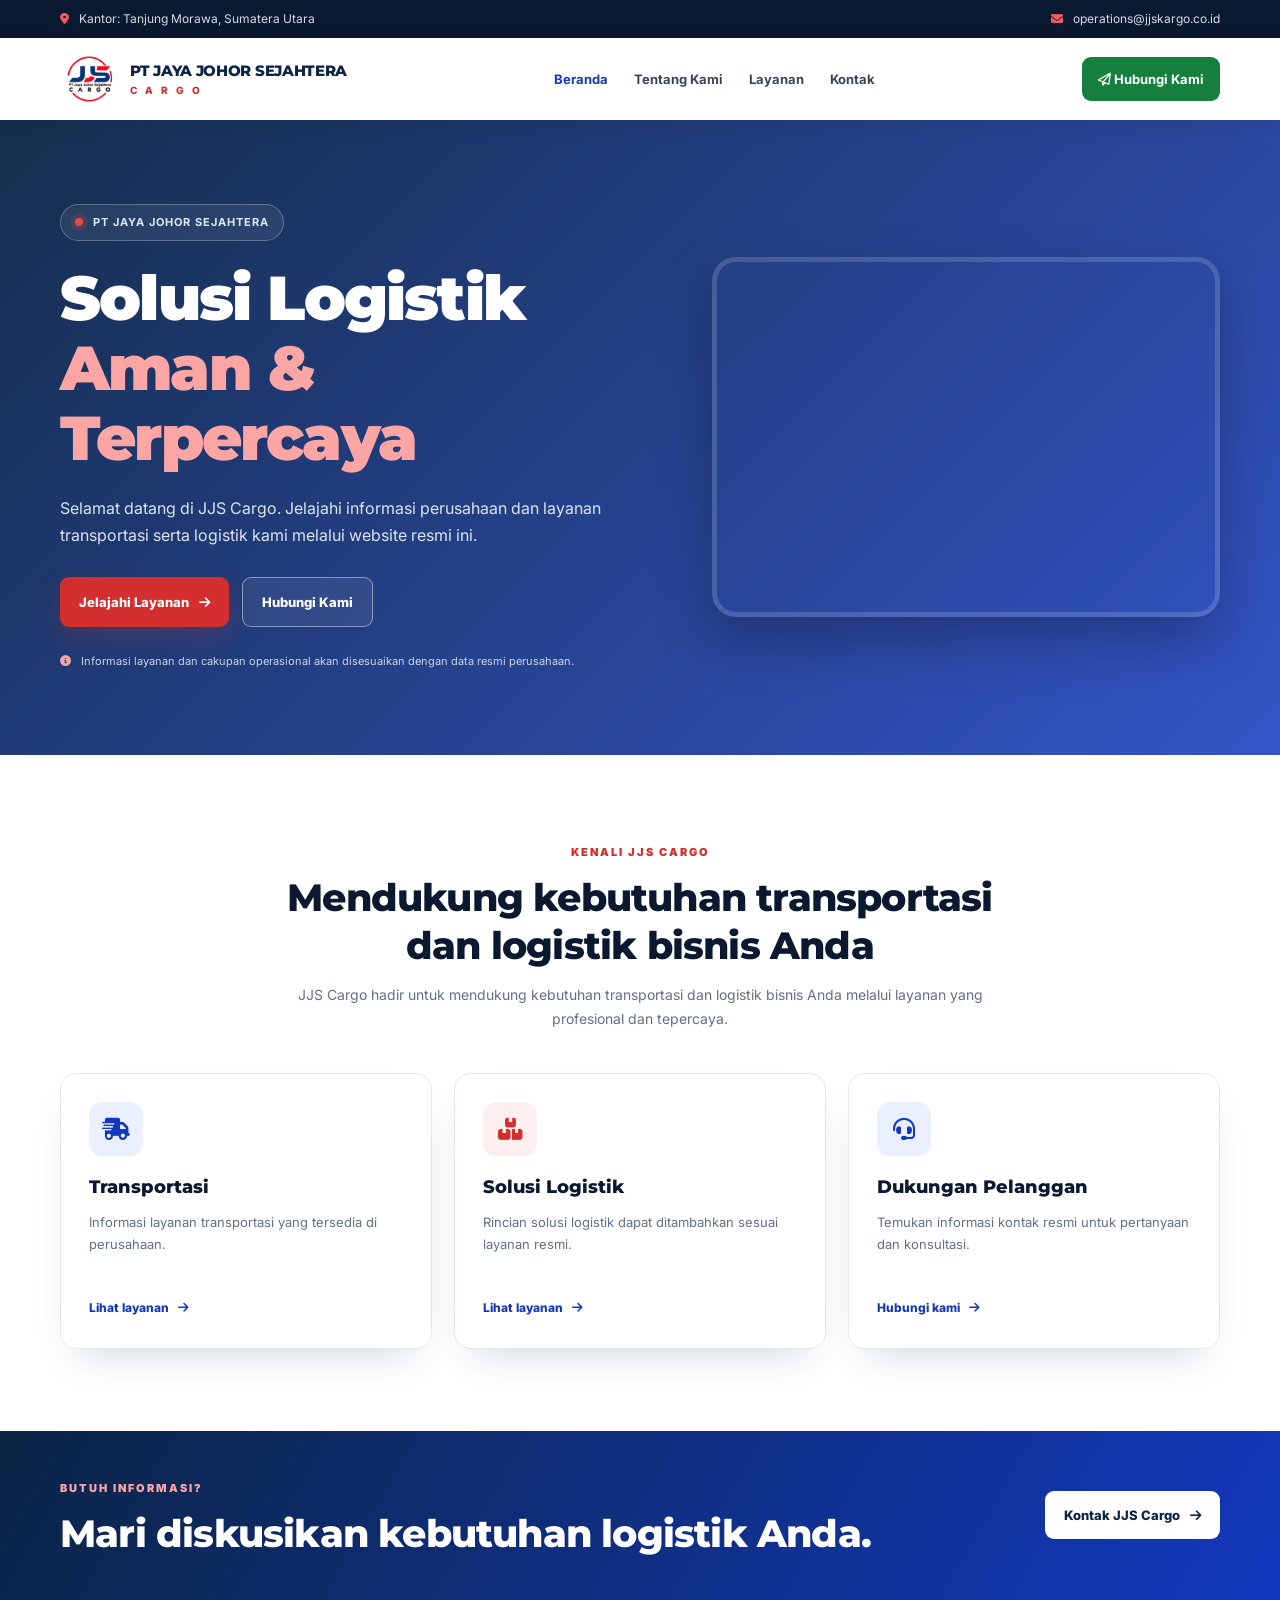
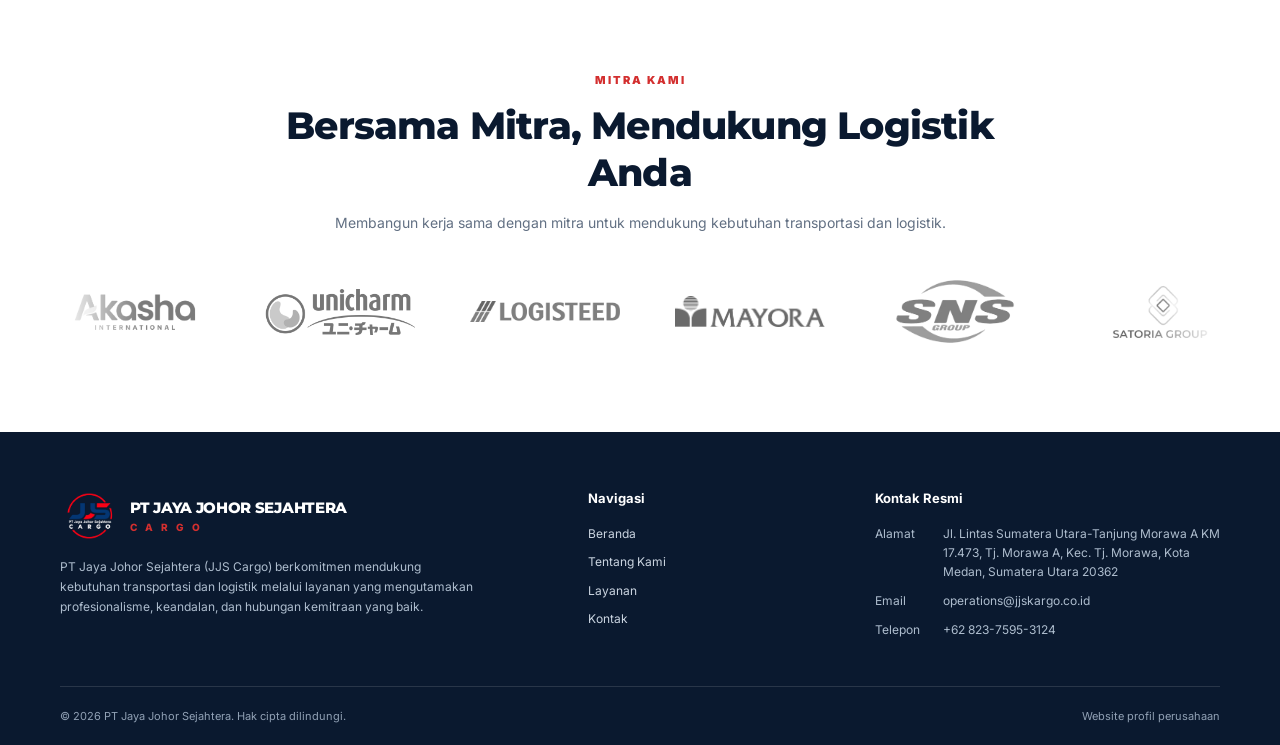
<file: index.html>
<!-- untuk domain kita gunakan jjskargo.co.id -->

<!DOCTYPE html>
<html lang="id">
<head>
  <meta charset="UTF-8">
  <meta name="viewport" content="width=device-width, initial-scale=1.0">

  <meta
    name="description"
    content="Informasi resmi PT Jaya Johor Sejahtera (JJS Cargo)."
  >

  <title>JJS Cargo | Beranda</title>

  <link rel="icon" type="image/png" href="assets/favicon2.png">

  <!-- Google Fonts -->
  <link rel="preconnect" href="https://fonts.googleapis.com">

  <link
    href="https://fonts.googleapis.com/css2?family=Inter:wght@300;400;500;600;700;800&family=Montserrat:wght@700;800;900&display=swap"
    rel="stylesheet"
  >

  <!-- Font Awesome -->
  <link
    rel="stylesheet"
    href="https://cdnjs.cloudflare.com/ajax/libs/font-awesome/6.5.2/css/all.min.css"
  >

  <!-- CSS utama -->
  <link rel="stylesheet" href="style.css">
</head>

<body>

  <!-- TOPBAR -->
  <div class="topbar">
    <div class="container topbar-inner">

      <span>
        <i class="fa-solid fa-location-dot"></i>
        Kantor: Tanjung Morawa, Sumatera Utara
      </span>

      <span>
        <i class="fa-solid fa-envelope"></i>
        operations@jjskargo.co.id
      </span>

    </div>
  </div>


  <!-- HEADER / NAVBAR -->
  <header class="site-header">
    <div class="container nav-wrap">

      <!-- LOGO PERUSAHAAN -->
      <a
        class="brand"
        href="index.html"
        aria-label="JJS Cargo Beranda"
      >
        <img
          src="assets/logopnghitam.png"
          alt="Logo JJS Cargo"
          class="brand-logo"
        >

        <span class="brand-text">
          <strong>PT JAYA JOHOR SEJAHTERA</strong>
          <small>C A R G O</small>
        </span>
      </a>

      <!-- TOMBOL MENU MOBILE -->
      <button
        class="menu-toggle"
        id="menu-toggle"
        aria-label="Buka menu navigasi"
        aria-expanded="false"
      >
        <i class="fa-solid fa-bars"></i>
      </button>

      <!-- MENU NAVIGASI -->
      <nav class="nav-links" id="nav-links">
        <a href="index.html" data-page="index.html">
          Beranda
        </a>

        <a href="tentangkami.html" data-page="tentangkami.html">
          Tentang Kami
        </a>

        <a href="layanan.html" data-page="layanan.html">
          Layanan
        </a>

        <a href="kontak.html" data-page="kontak.html">
          Kontak
        </a>
      </nav>

      <!-- TOMBOL KONTAK -->
      <a class="nav-cta" href="kontak.html">
        <i class="fa-regular fa-paper-plane"></i>
        Hubungi Kami
      </a>

    </div>
  </header>


  <!-- KONTEN UTAMA -->
  <main>

    <!-- HERO SECTION -->
    <section class="hero">
      <div class="container hero-grid">

        <div class="hero-copy">

          <span class="eyebrow">
            <span class="eyebrow-dot"></span>
            PT JAYA JOHOR SEJAHTERA
          </span>

          <h1>
            Solusi Logistik
            <br>
            <span>Aman &amp; Terpercaya</span>
          </h1>

          <p class="hero-lead">
            Selamat datang di JJS Cargo. Jelajahi informasi perusahaan
            dan layanan transportasi serta logistik kami melalui website
            resmi ini.
          </p>

          <div class="hero-actions">
            <a class="button button-red" href="layanan.html">
              Jelajahi Layanan
              <i class="fa-solid fa-arrow-right"></i>
            </a>

            <a class="button button-ghost" href="kontak.html">
              Hubungi Kami
            </a>
          </div>

          <div class="hero-note">
            <i class="fa-solid fa-circle-info"></i>
            Informasi layanan dan cakupan operasional akan disesuaikan
            dengan data resmi perusahaan.
          </div>

        </div>

        <div
          class="hero-image"
          role="img"
          aria-label="Truk logistik di pusat distribusi"
        ></div>

      </div>
    </section>


    <!-- FITUR PERUSAHAAN -->
    <section class="section">
      <div class="container">

        <div class="section-heading">
          <span class="section-kicker">KENALI JJS CARGO</span>

          <h2>
            Mendukung kebutuhan transportasi dan logistik bisnis Anda
          </h2>

          <p>
            JJS Cargo hadir untuk mendukung kebutuhan transportasi dan logistik bisnis Anda melalui layanan yang profesional dan tepercaya.
          </p>
        </div>


        <div class="feature-grid">

          <!-- FITUR 1 -->
          <article class="feature-card">
            <span class="feature-icon">
              <i class="fa-solid fa-truck-fast"></i>
            </span>

            <h3>Transportasi</h3>

            <p>
              Informasi layanan transportasi yang tersedia di perusahaan.
            </p>

            <a href="layanan.html">
              Lihat layanan
              <i class="fa-solid fa-arrow-right"></i>
            </a>
          </article>


          <!-- FITUR 2 -->
          <article class="feature-card">
            <span class="feature-icon red">
              <i class="fa-solid fa-boxes-stacked"></i>
            </span>

            <h3>Solusi Logistik</h3>

            <p>
              Rincian solusi logistik dapat ditambahkan sesuai layanan resmi.
            </p>

            <a href="layanan.html">
              Lihat layanan
              <i class="fa-solid fa-arrow-right"></i>
            </a>
          </article>


          <!-- FITUR 3 -->
          <article class="feature-card">
            <span class="feature-icon">
              <i class="fa-solid fa-headset"></i>
            </span>

            <h3>Dukungan Pelanggan</h3>

            <p>
              Temukan informasi kontak resmi untuk pertanyaan dan konsultasi.
            </p>

            <a href="kontak.html">
              Hubungi kami
              <i class="fa-solid fa-arrow-right"></i>
            </a>
          </article>

        </div>
      </div>
    </section>


    <!-- AJAKAN KONTAK -->
    <section class="cta-band">
      <div class="container cta-inner">

        <div>
          <span class="section-kicker">BUTUH INFORMASI?</span>

          <h2>
            Mari diskusikan kebutuhan logistik Anda.
          </h2>
        </div>

        <a class="button button-light" href="kontak.html">
          Kontak JJS Cargo
          <i class="fa-solid fa-arrow-right"></i>
        </a>

      </div>
      
    </section>

  <!-- MITRA KAMI -->
  <section class="partners-section">
    <div class="container">

      <div class="section-heading">
        <span class="section-kicker">MITRA KAMI</span>
        <h2>Bersama Mitra, Mendukung Logistik Anda</h2>
        <p>
          Membangun kerja sama dengan mitra untuk mendukung
          kebutuhan transportasi dan logistik.
        </p>
      </div>

      <div class="partners-slider">
        <div class="partners-track">

          <!-- 8 LOGO MITRA -->
          <div class="partner-logo">
            <img src="assets/logomitra/AKASHA.png" alt="Logo Mitra 1">
          </div>
          <div class="partner-logo">
            <img src="assets/logomitra/unicharm.png" alt="Logo Mitra 2">
          </div>
          <div class="partner-logo">
            <img src="assets/logomitra/LOGISTEED.png" alt="Logo Mitra 3">
          </div>
          <div class="partner-logo">
            <img src="assets/logomitra/Mayora.png" alt="Logo Mitra 4">
          </div>
          <div class="partner-logo">
            <img src="assets/logomitra/SNS GROUP.png" alt="Logo Mitra 5">
          </div>
          <div class="partner-logo">
            <img src="assets/logomitra/SATORIA GROUP.png" alt="Logo Mitra 6">
          </div>
          <div class="partner-logo">
            <img src="assets/logomitra/Alfamidi.png" alt="Logo Mitra 7">
          </div>
          <div class="partner-logo">
            <img src="assets/logomitra/Alfamart.png" alt="Logo Mitra 8">
          </div>
          <div class="partner-logo">
            <img src="assets/logomitra/Indomaret.png" alt="Logo Mitra 9">
          </div>

          <div class="partner-logo">
            <img src="assets/logomitra/savoria.png" alt="Logo Mitra 10">
          </div>
          <div class="partner-logo">
            <img src="assets/logomitra/unilever.png" alt="Logo Mitra 11">
          </div>

          <!-- DUPLIKASI LOGO UNTUK ANIMASI MULUS -->
          <div class="partner-logo" aria-hidden="true">
            <img src="assets/logomitra/AKASHA.png" alt="">
          </div>
          <div class="partner-logo" aria-hidden="true">
            <img src="assets/logomitra/unicharm.png" alt="">
          </div>
          <div class="partner-logo" aria-hidden="true">
            <img src="assets/logomitra/LOGISTEED.png" alt="">
          </div>
          <div class="partner-logo" aria-hidden="true">
            <img src="assets/logomitra/Mayora.png" alt="">
          </div>
          <div class="partner-logo" aria-hidden="true">
            <img src="assets/logomitra/SNS GROUP.png" alt="">
          </div>
          <div class="partner-logo" aria-hidden="true">
            <img src="assets/logomitra/SATORIA GROUP.png" alt="">
          </div>
          <div class="partner-logo" aria-hidden="true">
            <img src="assets/logomitra/Alfamidi.png" alt="">
          </div>
          <div class="partner-logo" aria-hidden="true">
            <img src="assets/logomitra/Alfamart.png" alt="">
          </div>
          <div class="partner-logo" aria-hidden="true">
            <img src="assets/logomitra/Indomaret.png" alt="">
          </div>

          <div class="partner-logo" aria-hidden="true">
            <img src="assets/logomitra/savoria.png" alt="">
          </div>
          <div class="partner-logo" aria-hidden="true">
            <img src="assets/logomitra/unilever.png" alt="">
          </div>

        </div>
      </div>

    </div>
  </section>
  <!-- AKHIR MITRA KAMI -->


  </main>


  <!-- FOOTER -->
  <footer class="footer">
    <div class="container footer-grid">

      <!-- IDENTITAS PERUSAHAAN -->
      <div>
        <a
          class="brand brand-footer"
          href="index.html"
          aria-label="JJS Cargo Beranda"
        >
          <img
            src="assets/logopngputih.png"
            alt="Logo JJS Cargo"
            class="brand-logo"
          >

          <span class="brand-text">
            <strong>PT JAYA JOHOR SEJAHTERA</strong>
            <small>C A R G O</small>
          </span>
        </a>

        <p>
          PT Jaya Johor Sejahtera (JJS Cargo) berkomitmen
          mendukung kebutuhan transportasi dan logistik
          melalui layanan yang mengutamakan profesionalisme,
          keandalan, dan hubungan kemitraan yang baik.
        </p>
      </div>


      <!-- NAVIGASI FOOTER -->
      <div>
        <h3>Navigasi</h3>

        <a href="index.html">Beranda</a>
        <a href="tentangkami.html">Tentang Kami</a>
        <a href="layanan.html">Layanan</a>
        <a href="kontak.html">Kontak</a>
      </div>


      <!-- KONTAK FOOTER -->
      <div class="footer-contact">
        <h3>Kontak Resmi</h3>

        <div class="footer-contact-item">
          <span>Alamat</span>
          <p>
            Jl. Lintas Sumatera Utara-Tanjung Morawa A KM 17.473,
            Tj. Morawa A, Kec. Tj. Morawa, Kota Medan,
            Sumatera Utara 20362
          </p>
        </div>

        <div class="footer-contact-item">
          <span>Email</span>
          <p>operations@jjskargo.co.id</p>
        </div>

        <div class="footer-contact-item">
          <span>Telepon</span>
          <p>+62 823-7595-3124</p>
        </div>
      </div>
      </div>


    <!-- COPYRIGHT -->
    <div class="container footer-bottom">
      <span>
        &copy; <span id="year"></span>
        PT Jaya Johor Sejahtera. Hak cipta dilindungi.
      </span>

      <span>Website profil perusahaan</span>
    </div>
  </footer>


  <!-- JAVASCRIPT -->
  <script src="script.js"></script>

</body>
</html>
</file>
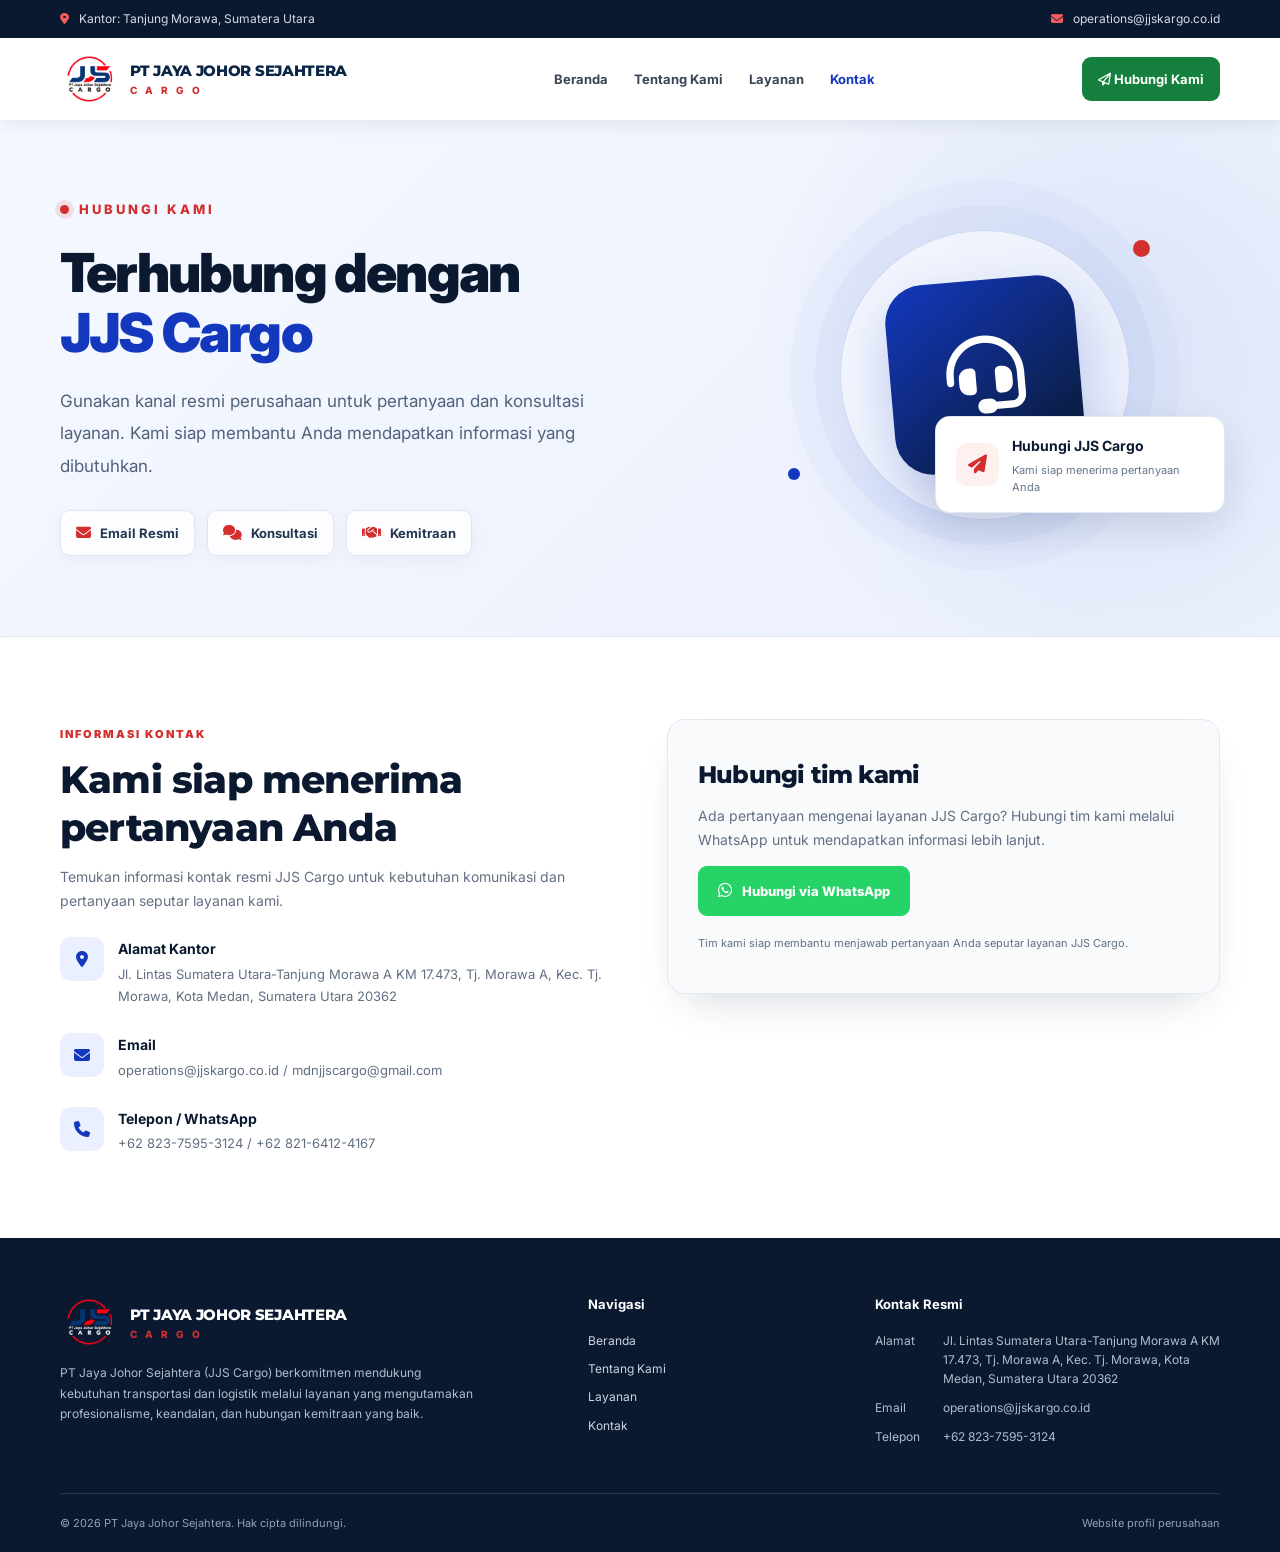
<file: kontak.html>
<!DOCTYPE html>
<html lang="id">
<head>
  <meta charset="UTF-8">
  <meta name="viewport" content="width=device-width, initial-scale=1.0">

  <meta
    name="description"
    content="Informasi resmi PT Jaya Johor Sejahtera (JJS Cargo)."
  >

  <title>JJS Cargo | Kontak</title>

  <link rel="icon" type="image/png" href="assets/favicon2.png">

  <!-- Google Fonts -->
  <link rel="preconnect" href="https://fonts.googleapis.com">
  <link
    href="https://fonts.googleapis.com/css2?family=Inter:wght@300;400;500;600;700;800&family=Montserrat:wght@700;800;900&display=swap"
    rel="stylesheet"
  >

  <!-- Font Awesome -->
  <link
    rel="stylesheet"
    href="https://cdnjs.cloudflare.com/ajax/libs/font-awesome/6.5.2/css/all.min.css"
  >

  <!-- CSS Utama -->
  <link rel="stylesheet" href="style.css">
</head>

<body>
  <!-- Topbar -->
  <div class="topbar">
    <div class="container topbar-inner">
      <span>
        <i class="fa-solid fa-location-dot"></i>
        Kantor: Tanjung Morawa, Sumatera Utara
      </span>

      <span>
        <i class="fa-solid fa-envelope"></i>
        operations@jjskargo.co.id
      </span>
    </div>
  </div>

  <!-- Header dan Navigasi -->
  <header class="site-header">
    <div class="container nav-wrap">

      <a
        class="brand"
        href="index.html"
        aria-label="JJS Cargo Beranda"
      >
        <img
          src="assets/logopnghitam.png"
          alt="Logo JJS Cargo"
          class="brand-logo"
        >

        <span class="brand-text">
          <strong>PT JAYA JOHOR SEJAHTERA</strong>
          <small>C A R G O</small>
        </span>
      </a>

      <button
        class="menu-toggle"
        id="menu-toggle"
        aria-label="Buka menu navigasi"
        aria-expanded="false"
      >
        <i class="fa-solid fa-bars"></i>
      </button>

      <nav class="nav-links" id="nav-links">
        <a href="index.html" data-page="index.html">
          Beranda
        </a>

        <a href="tentangkami.html" data-page="tentangkami.html">
          Tentang Kami
        </a>

        <a href="layanan.html" data-page="layanan.html">
          Layanan
        </a>

        <a href="kontak.html" data-page="kontak.html">
          Kontak
        </a>
      </nav>

      <a class="nav-cta" href="kontak.html">
        <i class="fa-regular fa-paper-plane"></i>
        Hubungi Kami
      </a>

    </div>
  </header>

  <!-- Konten Utama -->
  <main>

    
<!-- Hero Kontak -->
<section class="contact-hero">
  <div class="container contact-hero-grid">

    <!-- Konten sebelah kiri -->
    <div class="contact-hero-content">

      <span class="contact-hero-label">
        <span class="contact-hero-dot"></span>
        HUBUNGI KAMI
      </span>

      <h1>
        Terhubung dengan
        <span>JJS Cargo</span>
      </h1>

      <p class="contact-hero-description">
        Gunakan kanal resmi perusahaan untuk pertanyaan
        dan konsultasi layanan. Kami siap membantu Anda
          mendapatkan informasi yang dibutuhkan.
      </p>

      <!-- Kategori kontak -->
      <div class="contact-hero-tags">
        <span>
          <i class="fa-solid fa-envelope"></i>
          Email Resmi
        </span>

        <span>
          <i class="fa-solid fa-comments"></i>
          Konsultasi
        </span>

        <span>
          <i class="fa-solid fa-handshake"></i>
          Kemitraan
        </span>
      </div>

    </div>

    <!-- Ilustrasi sebelah kanan -->
    <div class="contact-hero-visual">

      <div class="contact-hero-circle"></div>

      <div class="contact-hero-icon">
        <i class="fa-solid fa-headset"></i>
      </div>

      <!-- Kartu informasi -->
      <div class="contact-hero-card">
        <span class="contact-hero-card-icon">
          <i class="fa-solid fa-paper-plane"></i>
        </span>

        <div>
          <strong>Hubungi JJS Cargo</strong>
          <small>Kami siap menerima pertanyaan Anda</small>
        </div>
      </div>

      <div class="contact-hero-decoration contact-decoration-one"></div>
      <div class="contact-hero-decoration contact-decoration-two"></div>

    </div>

  </div>
</section>


    <!-- Informasi Kontak -->
    <section class="section">
      <div class="container contact-grid">

        <!-- Detail Kontak -->
        <div>
          <span class="section-kicker">INFORMASI KONTAK</span>

          <h2>Kami siap menerima pertanyaan Anda</h2>

          <p>
            Temukan informasi kontak resmi JJS Cargo untuk kebutuhan komunikasi dan pertanyaan seputar layanan kami.
          </p>

          <div class="contact-item">
            <span class="contact-icon">
              <i class="fa-solid fa-location-dot"></i>
            </span>

            <div>
              <h3>Alamat Kantor</h3>
              <p>Jl. Lintas Sumatera Utara-Tanjung Morawa A KM 17.473, Tj. Morawa A, Kec. Tj. Morawa, Kota Medan, Sumatera Utara 20362</p>
            </div>
          </div>

          <div class="contact-item">
            <span class="contact-icon">
              <i class="fa-solid fa-envelope"></i>
            </span>

            <div>
              <h3>Email</h3>
              <p>operations@jjskargo.co.id / mdnjjscargo@gmail.com</p>
            </div>
          </div>

          <div class="contact-item">
            <span class="contact-icon">
              <i class="fa-solid fa-phone"></i>
            </span>

            <div>
              <h3>Telepon / WhatsApp</h3>
              <p>+62 823-7595-3124 / +62 821-6412-4167</p>
            </div>
          </div>
        </div>


<!-- Panel Hubungi Kami via WhatsApp -->
<div class="contact-panel">
  <h2>Hubungi tim kami</h2>

  <p>
    Ada pertanyaan mengenai layanan JJS Cargo?
    Hubungi tim kami melalui WhatsApp untuk mendapatkan
    informasi lebih lanjut.
  </p>

  <a
    class="button button-whatsapp"
    href="https://wa.me/6282375953124"
    target="_blank"
    rel="noopener noreferrer"
    aria-label="Hubungi JJS Cargo melalui WhatsApp"
  >
    <i class="fa-brands fa-whatsapp"></i>
    Hubungi via WhatsApp
  </a>

  <p class="small-note">
    Tim kami siap membantu menjawab pertanyaan Anda
    seputar layanan JJS Cargo.
  </p>
</div>


      </div>
    </section>

  </main>

  <!-- Footer -->
  <footer class="footer">
    <div class="container footer-grid">

      <!-- Identitas Perusahaan -->
      <div>
        <a
          class="brand brand-footer"
          href="index.html"
        >
          <img
            src="assets/logopngputih.png"
            alt="Logo JJS Cargo"
            class="brand-logo"
          >

          <span class="brand-text">
            <strong>PT JAYA JOHOR SEJAHTERA</strong>
            <small>C A R G O</small>
          </span>
        </a>

        <p>
          PT Jaya Johor Sejahtera (JJS Cargo) berkomitmen mendukung
          kebutuhan transportasi dan logistik melalui layanan yang mengutamakan
          profesionalisme, keandalan, dan hubungan kemitraan yang baik.
        </p>
      </div>

      <!-- Navigasi Footer -->
      <div>
        <h3>Navigasi</h3>

        <a href="index.html">Beranda</a>
        <a href="tentangkami.html">Tentang Kami</a>
        <a href="layanan.html">Layanan</a>
        <a href="kontak.html">Kontak</a>
      </div>

      <!-- KONTAK FOOTER -->
      <div class="footer-contact">
        <h3>Kontak Resmi</h3>

        <div class="footer-contact-item">
          <span>Alamat</span>
          <p>
            Jl. Lintas Sumatera Utara-Tanjung Morawa A KM 17.473,
            Tj. Morawa A, Kec. Tj. Morawa, Kota Medan,
            Sumatera Utara 20362
          </p>
        </div>

        <div class="footer-contact-item">
          <span>Email</span>
          <p>operations@jjskargo.co.id</p>
        </div>

        <div class="footer-contact-item">
          <span>Telepon</span>
          <p>+62 823-7595-3124</p>
        </div>
      </div>
      </div>

    <!-- Copyright -->
    <div class="container footer-bottom">
      <span>
        © <span id="year"></span>
        PT Jaya Johor Sejahtera. Hak cipta dilindungi.
      </span>

      <span>Website profil perusahaan</span>
    </div>
  </footer>

  <!-- JavaScript Utama -->
  <script src="script.js"></script>
</body>
</html>
</file>
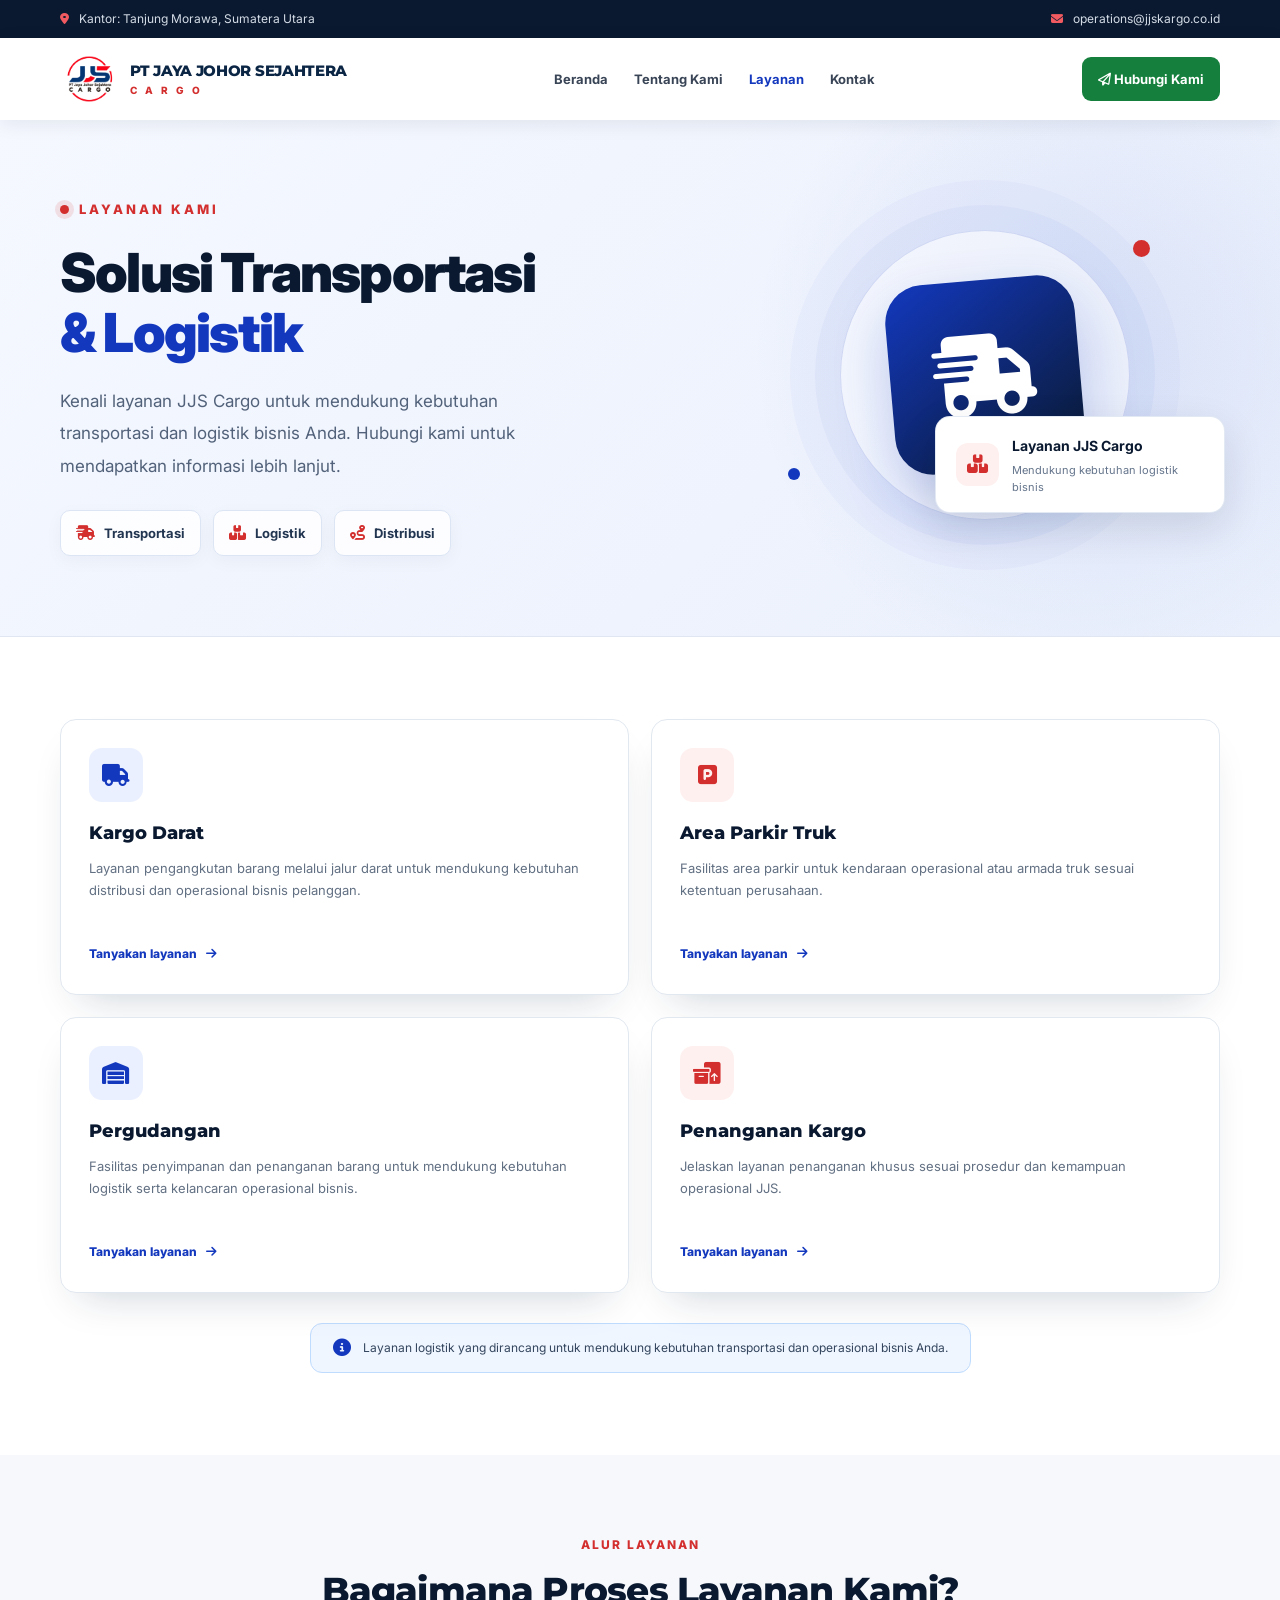
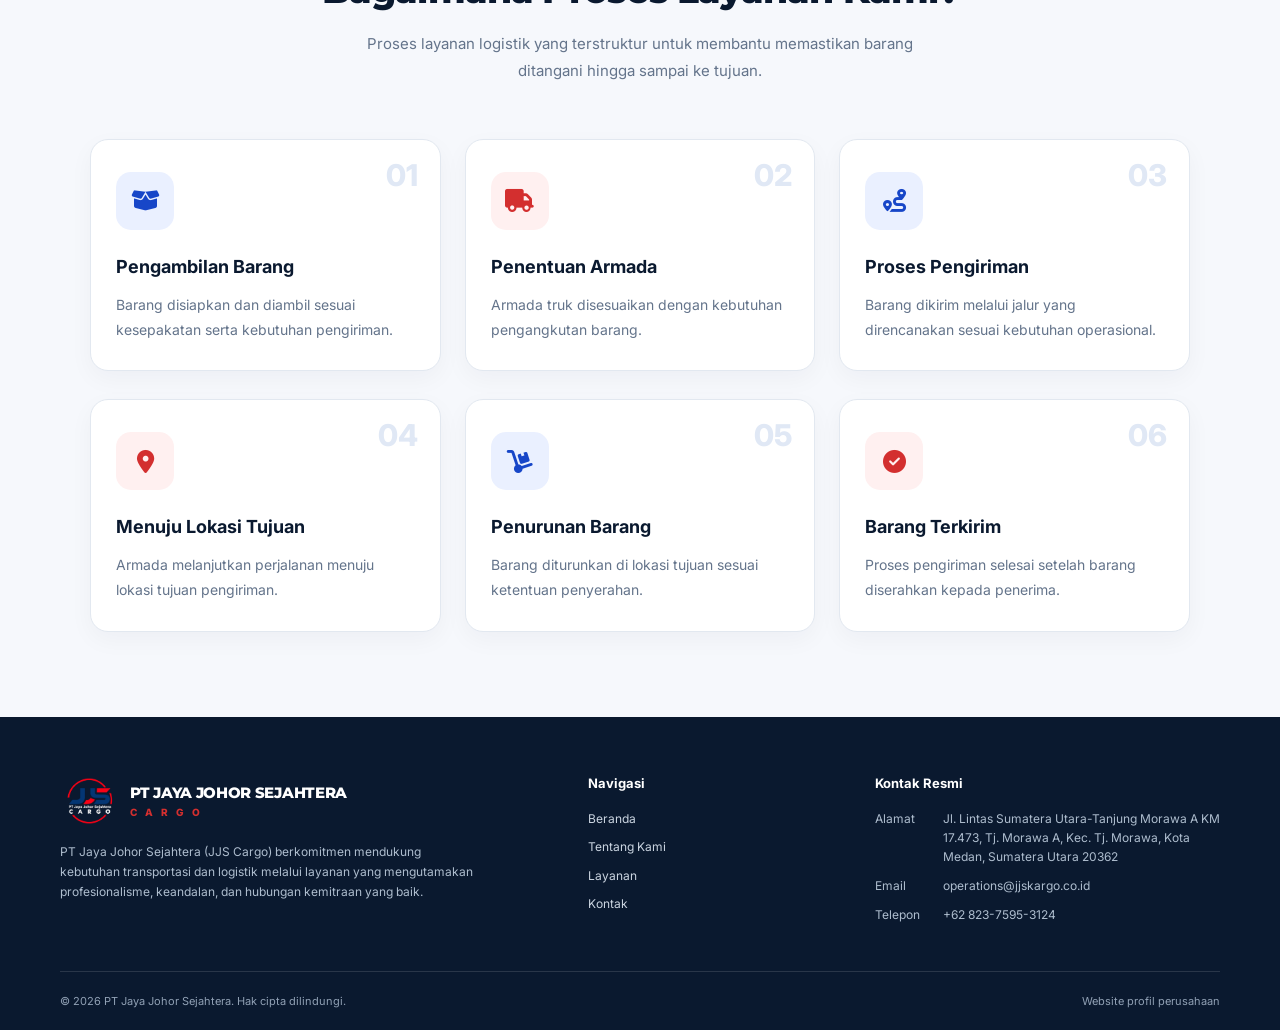
<file: layanan.html>
<!DOCTYPE html>
<html lang="id">
<head>
  <meta charset="UTF-8">
  <meta name="viewport" content="width=device-width, initial-scale=1.0">

  <meta
    name="description"
    content="Informasi resmi PT Jaya Johor Sejahtera (JJS Cargo)."
  >

  <title>JJS Cargo | Layanan</title>

  <link rel="icon" type="image/png" href="assets/favicon2.png">

  <!-- Google Fonts -->
  <link rel="preconnect" href="https://fonts.googleapis.com">
  <link
    href="https://fonts.googleapis.com/css2?family=Inter:wght@300;400;500;600;700;800&family=Montserrat:wght@700;800;900&display=swap"
    rel="stylesheet"
  >

  <!-- Font Awesome -->
  <link
    rel="stylesheet"
    href="https://cdnjs.cloudflare.com/ajax/libs/font-awesome/6.5.2/css/all.min.css"
  >

  <!-- CSS Utama -->
  <link rel="stylesheet" href="style.css">
</head>

<body>
  <!-- Topbar -->
  <div class="topbar">
    <div class="container topbar-inner">
      <span>
        <i class="fa-solid fa-location-dot"></i>
        Kantor: Tanjung Morawa, Sumatera Utara
      </span>

      <span>
        <i class="fa-solid fa-envelope"></i>
        operations@jjskargo.co.id
      </span>
    </div>
  </div>

  <!-- Header dan Navigasi -->
  <header class="site-header">
    <div class="container nav-wrap">

      <!-- Logo Perusahaan -->
      <a
        class="brand"
        href="index.html"
        aria-label="JJS Cargo Beranda"
      >
          <img
            src="assets/logopnghitam.png"
            alt="Logo JJS Cargo"
            class="brand-logo"
          >

        <span class="brand-text">
          <strong>PT JAYA JOHOR SEJAHTERA</strong>
          <small>C A R G O</small>
        </span>
      </a>

      <!-- Tombol Menu Mobile -->
      <button
        class="menu-toggle"
        id="menu-toggle"
        aria-label="Buka menu navigasi"
        aria-expanded="false"
      >
        <i class="fa-solid fa-bars"></i>
      </button>

      <!-- Menu Navigasi -->
      <nav class="nav-links" id="nav-links">
        <a href="index.html" data-page="index.html">
          Beranda
        </a>

        <a href="tentangkami.html" data-page="tentangkami.html">
          Tentang Kami
        </a>

        <a href="layanan.html" data-page="layanan.html">
          Layanan
        </a>

        <a href="kontak.html" data-page="kontak.html">
          Kontak
        </a>
      </nav>

      <!-- Tombol Hubungi Kami -->
      <a class="nav-cta" href="kontak.html">
        <i class="fa-regular fa-paper-plane"></i>
        Hubungi Kami
      </a>

    </div>
  </header>

  <!-- Konten Utama -->
  <main>

    
<!-- Hero Layanan -->
<section class="service-hero">
  <div class="container service-hero-grid">

    <!-- Konten sebelah kiri -->
    <div class="service-hero-content">

      <span class="service-hero-label">
        <span class="service-hero-dot"></span>
        LAYANAN KAMI
      </span>

      <h1>
        Solusi Transportasi
        <span>&amp; Logistik</span>
      </h1>

      <p class="service-hero-description">
        Kenali layanan JJS Cargo untuk mendukung kebutuhan
        transportasi dan logistik bisnis Anda. Hubungi kami
        untuk mendapatkan informasi lebih lanjut.
      </p>

      <!-- Kategori layanan -->
      <div class="service-hero-tags">
        <span>
          <i class="fa-solid fa-truck-fast"></i>
          Transportasi
        </span>

        <span>
          <i class="fa-solid fa-boxes-stacked"></i>
          Logistik
        </span>

        <span>
          <i class="fa-solid fa-route"></i>
          Distribusi
        </span>
      </div>

    </div>

    <!-- Ilustrasi sebelah kanan -->
    <div class="service-hero-visual">

      <div class="service-hero-circle"></div>

      <div class="service-hero-icon">
        <i class="fa-solid fa-truck-fast"></i>
      </div>

      <!-- Kartu informasi -->
      <div class="service-hero-card">
        <span class="service-hero-card-icon">
          <i class="fa-solid fa-boxes-stacked"></i>
        </span>

        <div>
          <strong>Layanan JJS Cargo</strong>
          <small>Mendukung kebutuhan logistik bisnis</small>
        </div>
      </div>

      <div class="service-hero-decoration service-decoration-one"></div>
      <div class="service-hero-decoration service-decoration-two"></div>

    </div>

  </div>
</section>

    <!-- Daftar Layanan -->
    <section class="section">
      <div class="container">

        <div class="feature-grid service-grid">

          <!-- Layanan Kargo Darat -->
          <article class="feature-card">
            <span class="feature-icon">
              <i class="fa-solid fa-truck"></i>
            </span>

            <h3>Kargo Darat</h3>

            <p>
              Layanan pengangkutan barang melalui jalur darat untuk mendukung kebutuhan distribusi dan operasional bisnis pelanggan.
            </p>

            <a href="kontak.html">
              Tanyakan layanan
              <i class="fa-solid fa-arrow-right"></i>
            </a>
          </article>

          <!-- Layanan Area Parkir Truk -->
          <article class="feature-card">
            <span class="feature-icon red">
              <i class="fa-solid fa-square-parking"></i>
            </span>

            <h3>Area Parkir Truk</h3>

            <p>
              Fasilitas area parkir untuk kendaraan operasional atau armada truk sesuai ketentuan perusahaan.
            </p>

            <a href="kontak.html">
              Tanyakan layanan
              <i class="fa-solid fa-arrow-right"></i>
            </a>
          </article>

          <!-- Layanan Pergudangan -->
          <article class="feature-card">
            <span class="feature-icon">
              <i class="fa-solid fa-warehouse"></i>
            </span>

            <h3>Pergudangan</h3>

            <p>
              Fasilitas penyimpanan dan penanganan barang untuk mendukung kebutuhan logistik serta kelancaran operasional bisnis.
            </p>

            <a href="kontak.html">
              Tanyakan layanan
              <i class="fa-solid fa-arrow-right"></i>
            </a>
          </article>

          <!-- Layanan Penanganan Kargo -->
          <article class="feature-card">
            <span class="feature-icon red">
              <i class="fa-solid fa-boxes-packing"></i>
            </span>

            <h3>Penanganan Kargo</h3>

            <p>
              Jelaskan layanan penanganan khusus sesuai prosedur
              dan kemampuan operasional JJS.
            </p>

            <a href="kontak.html">
              Tanyakan layanan
              <i class="fa-solid fa-arrow-right"></i>
            </a>
          </article>

        </div>

        <!-- Pemberitahuan Layanan -->
        <div class="info-callout service-warning">
          <i class="fa-solid fa-circle-info"></i>

          <span>
            Layanan logistik yang dirancang untuk mendukung kebutuhan transportasi dan operasional bisnis Anda.
          </span>
        </div>

      </div>
    </section>

    
<!-- Alur Proses Layanan -->
<section class="section service-process-section" id="alur-layanan">
    <div class="container">

        <!-- Judul Section -->
        <div class="section-heading service-process-heading">
            <span class="section-kicker">ALUR LAYANAN</span>
            <h2>Bagaimana Proses Layanan Kami?</h2>
            <p>
                Proses layanan logistik yang terstruktur untuk membantu
                memastikan barang ditangani hingga sampai ke tujuan.
            </p>
        </div>

        <!-- Timeline Proses -->
        <div class="process-timeline">

            <!-- Langkah 1 -->
            <div class="process-step">
                <div class="process-step-number">01</div>
                <div class="process-step-icon">
                    <i class="fa-solid fa-box-open"></i>
                </div>
                <h3>Pengambilan Barang</h3>
                <p>
                    Barang disiapkan dan diambil sesuai kesepakatan
                    serta kebutuhan pengiriman.
                </p>
            </div>

            <!-- Langkah 2 -->
            <div class="process-step">
                <div class="process-step-number">02</div>
                <div class="process-step-icon">
                    <i class="fa-solid fa-truck"></i>
                </div>
                <h3>Penentuan Armada</h3>
                <p>
                    Armada truk disesuaikan dengan kebutuhan
                    pengangkutan barang.
                </p>
            </div>

            <!-- Langkah 3 -->
            <div class="process-step">
                <div class="process-step-number">03</div>
                <div class="process-step-icon">
                    <i class="fa-solid fa-route"></i>
                </div>
                <h3>Proses Pengiriman</h3>
                <p>
                    Barang dikirim melalui jalur yang direncanakan
                    sesuai kebutuhan operasional.
                </p>
            </div>

            <!-- Langkah 4 -->
            <div class="process-step">
                <div class="process-step-number">04</div>
                <div class="process-step-icon">
                    <i class="fa-solid fa-location-dot"></i>
                </div>
                <h3>Menuju Lokasi Tujuan</h3>
                <p>
                    Armada melanjutkan perjalanan menuju lokasi
                    tujuan pengiriman.
                </p>
            </div>

            <!-- Langkah 5 -->
            <div class="process-step">
                <div class="process-step-number">05</div>
                <div class="process-step-icon">
                    <i class="fa-solid fa-dolly"></i>
                </div>
                <h3>Penurunan Barang</h3>
                <p>
                    Barang diturunkan di lokasi tujuan sesuai
                    ketentuan penyerahan.
                </p>
            </div>

            <!-- Langkah 6 -->
            <div class="process-step">
                <div class="process-step-number">06</div>
                <div class="process-step-icon">
                    <i class="fa-solid fa-circle-check"></i>
                </div>
                <h3>Barang Terkirim</h3>
                <p>
                    Proses pengiriman selesai setelah barang
                    diserahkan kepada penerima.
                </p>
            </div>

        </div>
    </div>
</section>


  </main>

  <!-- Footer -->
  <footer class="footer">
    <div class="container footer-grid">

      <!-- Identitas Perusahaan -->
      <div>
        <a
          class="brand brand-footer"
          href="index.html"
        >
          <img
            src="assets/logopngputih.png"
            alt="Logo JJS Cargo"
            class="brand-logo"
          >

          <span class="brand-text">
            <strong>PT JAYA JOHOR SEJAHTERA</strong>
            <small>C A R G O</small>
          </span>
        </a>

        <p>
          PT Jaya Johor Sejahtera (JJS Cargo) berkomitmen mendukung
          kebutuhan transportasi dan logistik melalui layanan yang mengutamakan
          profesionalisme, keandalan, dan hubungan kemitraan yang baik.
        </p>
      </div>

      <!-- Navigasi Footer -->
      <div>
        <h3>Navigasi</h3>

        <a href="index.html">Beranda</a>
        <a href="tentangkami.html">Tentang Kami</a>
        <a href="layanan.html">Layanan</a>
        <a href="kontak.html">Kontak</a>
      </div>

      <!-- Informasi Kontak -->
      <!-- KONTAK FOOTER -->
      <div class="footer-contact">
        <h3>Kontak Resmi</h3>

        <div class="footer-contact-item">
          <span>Alamat</span>
          <p>
            Jl. Lintas Sumatera Utara-Tanjung Morawa A KM 17.473,
            Tj. Morawa A, Kec. Tj. Morawa, Kota Medan,
            Sumatera Utara 20362
          </p>
        </div>

        <div class="footer-contact-item">
          <span>Email</span>
          <p>operations@jjskargo.co.id</p>
        </div>

        <div class="footer-contact-item">
          <span>Telepon</span>
          <p>+62 823-7595-3124</p>
        </div>
      </div>
      </div>

    <!-- Copyright -->
    <div class="container footer-bottom">
      <span>
        © <span id="year"></span>
        PT Jaya Johor Sejahtera. Hak cipta dilindungi.
      </span>

      <span>Website profil perusahaan</span>
    </div>
  </footer>

  <!-- JavaScript Utama -->
  <script src="script.js"></script>
</body>
</html>
</file>
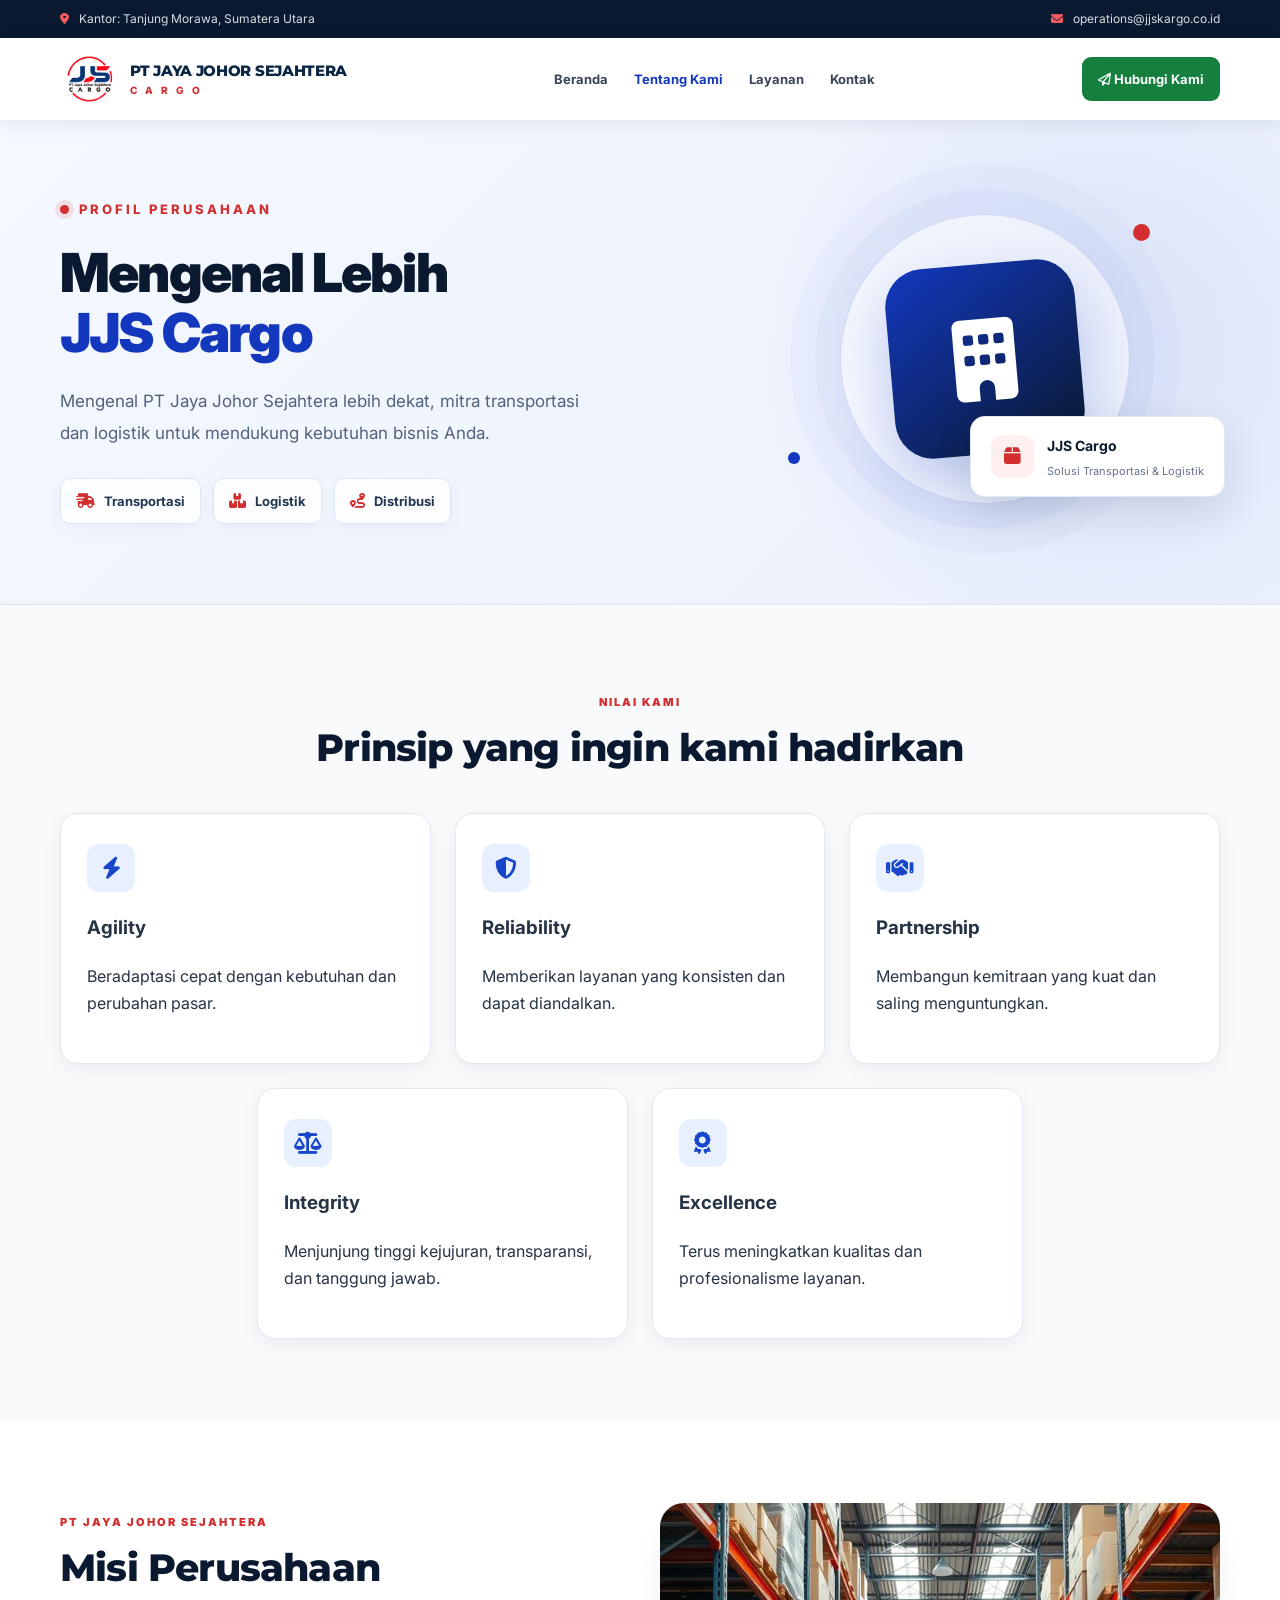
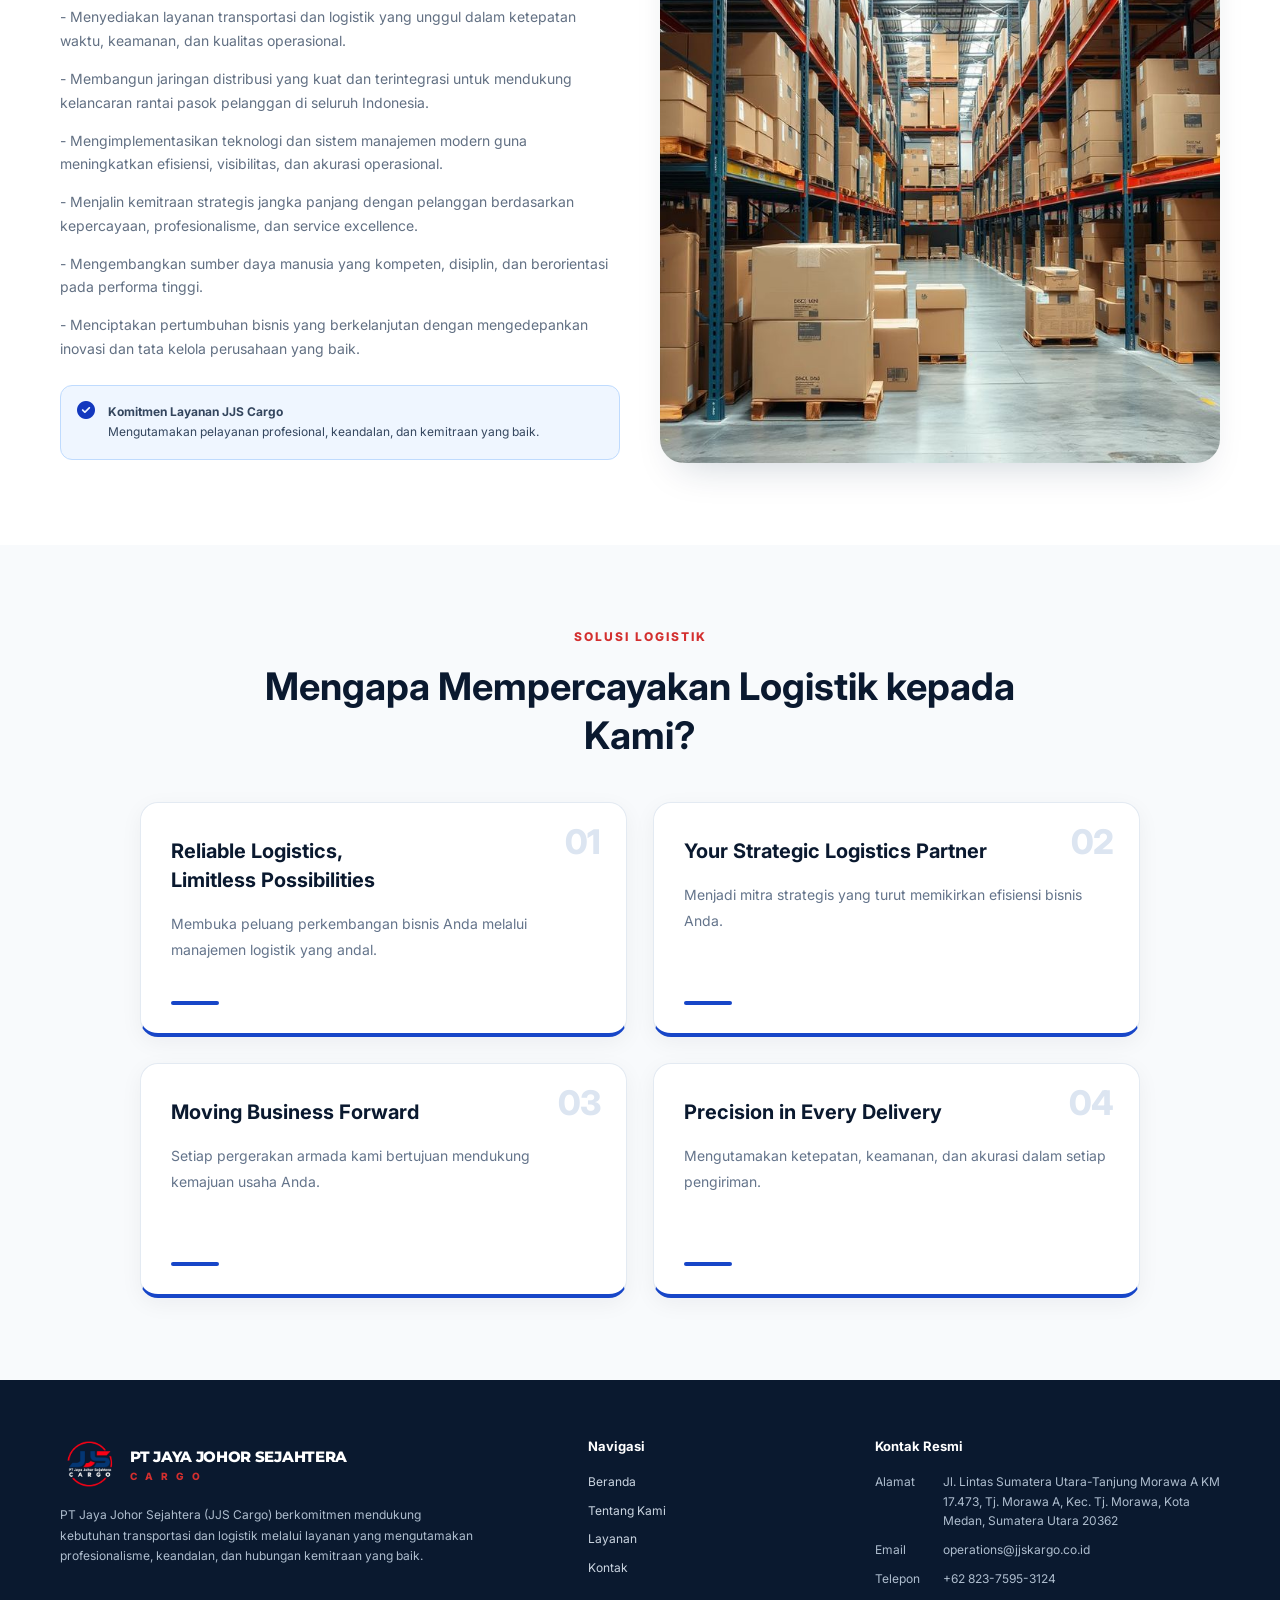
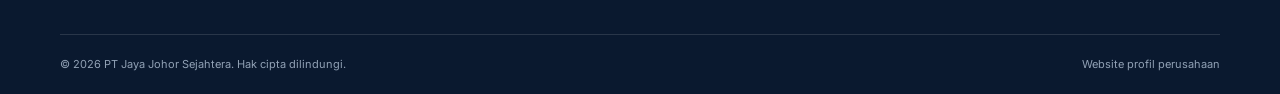
<file: tentangkami.html>
<!DOCTYPE html>
<html lang="id">
<head>
  <meta charset="UTF-8">
  <meta name="viewport" content="width=device-width, initial-scale=1.0">

  <meta
    name="description"
    content="Informasi resmi PT Jaya Johor Sejahtera (JJS Cargo)."
  >

  <title>JJS Cargo | Tentang Kami</title>

  <link rel="icon" type="image/png" href="assets/favicon2.png">

  <!-- Google Fonts -->
  <link rel="preconnect" href="https://fonts.googleapis.com">
  <link
    href="https://fonts.googleapis.com/css2?family=Inter:wght@300;400;500;600;700;800&family=Montserrat:wght@700;800;900&display=swap"
    rel="stylesheet"
  >

  <!-- Font Awesome -->
  <link
    rel="stylesheet"
    href="https://cdnjs.cloudflare.com/ajax/libs/font-awesome/6.5.2/css/all.min.css"
  >

  <!-- CSS Utama -->
  <link rel="stylesheet" href="style.css">
</head>

<body>
  <!-- Topbar -->
  <div class="topbar">
    <div class="container topbar-inner">
      <span>
        <i class="fa-solid fa-location-dot"></i>
        Kantor: Tanjung Morawa, Sumatera Utara
      </span>

      <span>
        <i class="fa-solid fa-envelope"></i>
        operations@jjskargo.co.id
      </span>
    </div>
  </div>

  <!-- Header dan Navigasi -->
  <header class="site-header">
    <div class="container nav-wrap">

      <!-- Logo Perusahaan -->
      <a
        class="brand"
        href="index.html"
        aria-label="JJS Cargo Beranda"
      >
        <img
            src="assets/logopnghitam.png"
            alt="Logo JJS Cargo"
            class="brand-logo"
          >

        <span class="brand-text">
          <strong>PT JAYA JOHOR SEJAHTERA</strong>
          <small>C A R G O</small>
        </span>
      </a>

      <!-- Tombol Menu Mobile -->
      <button
        class="menu-toggle"
        id="menu-toggle"
        aria-label="Buka menu navigasi"
        aria-expanded="false"
      >
        <i class="fa-solid fa-bars"></i>
      </button>

      <!-- Menu Navigasi -->
      <nav class="nav-links" id="nav-links">
        <a href="index.html" data-page="index.html">
          Beranda
        </a>

        <a href="tentangkami.html" data-page="tentangkami.html">
          Tentang Kami
        </a>

        <a href="layanan.html" data-page="layanan.html">
          Layanan
        </a>

        <a href="kontak.html" data-page="kontak.html">
          Kontak
        </a>
      </nav>

      <!-- Tombol Hubungi Kami -->
      <a class="nav-cta" href="kontak.html">
        <i class="fa-regular fa-paper-plane"></i>
        Hubungi Kami
      </a>

    </div>
  </header>

  <!-- Konten Utama -->
  <main>

    <!-- Hero Tentang Kami -->
<section class="about-hero">
  <div class="container about-hero-grid">

    <!-- Konten sebelah kiri -->
    <div class="about-hero-content">

      <span class="about-hero-label">
        <span class="about-hero-dot"></span>
        PROFIL PERUSAHAAN
      </span>

      <h1>
        Mengenal Lebih
        <span>JJS Cargo</span>
      </h1>

      <p class="about-hero-description">
        Mengenal PT Jaya Johor Sejahtera lebih dekat,
        mitra transportasi dan logistik untuk mendukung
        kebutuhan bisnis Anda.
      </p>

      <!-- Kategori layanan -->
      <div class="about-hero-tags">
        <span>
          <i class="fa-solid fa-truck-fast"></i>
          Transportasi
        </span>

        <span>
          <i class="fa-solid fa-boxes-stacked"></i>
          Logistik
        </span>

        <span>
          <i class="fa-solid fa-route"></i>
          Distribusi
        </span>
      </div>

    </div>

    <!-- Ilustrasi sebelah kanan -->
    <div class="about-hero-visual">

      <div class="about-hero-circle"></div>

      <div class="about-hero-icon">
        <i class="fa-solid fa-building"></i>
      </div>

      <div class="about-hero-card">
        <span class="about-hero-card-icon">
          <i class="fa-solid fa-box"></i>
        </span>

        <div>
          <strong>JJS Cargo</strong>
          <small>Solusi Transportasi & Logistik</small>
        </div>
      </div>

      <div class="about-hero-decoration decoration-one"></div>
      <div class="about-hero-decoration decoration-two"></div>

    </div>

  </div>
</section>

    <!-- Nilai Perusahaan -->
    <section class="section section-muted">
      <div class="container">

        <!-- Judul Bagian -->
        <div class="section-heading">
          <span class="section-kicker">NILAI KAMI</span>

          <h2>Prinsip yang ingin kami hadirkan</h2>
        </div>

        <!-- Daftar Nilai -->
        
<div class="values-grid">

    <!-- 1. Agility -->
    <div class="value-card">
        <div class="value-icon">
            <i class="fa-solid fa-bolt"></i>
        </div>
        <h3>Agility</h3>
        <p>
            Beradaptasi cepat dengan kebutuhan dan perubahan pasar.
        </p>
    </div>

    <!-- 2. Reliability -->
    <div class="value-card">
        <div class="value-icon">
            <i class="fa-solid fa-shield-halved"></i>
        </div>
        <h3>Reliability</h3>
        <p>
            Memberikan layanan yang konsisten dan dapat diandalkan.
        </p>
    </div>

    <!-- 3. Partnership -->
    <div class="value-card">
        <div class="value-icon">
            <i class="fa-solid fa-handshake"></i>
        </div>
        <h3>Partnership</h3>
        <p>
            Membangun kemitraan yang kuat dan saling menguntungkan.
        </p>
    </div>

    <!-- 4. Integrity -->
    <div class="value-card">
        <div class="value-icon">
            <i class="fa-solid fa-scale-balanced"></i>
        </div>
        <h3>Integrity</h3>
        <p>
            Menjunjung tinggi kejujuran, transparansi, dan tanggung jawab.
        </p>
    </div>

    <!-- 5. Excellence -->
    <div class="value-card">
        <div class="value-icon">
            <i class="fa-solid fa-award"></i>
        </div>
        <h3>Excellence</h3>
        <p>
            Terus meningkatkan kualitas dan profesionalisme layanan.
        </p>
    </div>

</div>

      </div>
    </section>

    
<!-- Tentang Kami -->
<section class="section">
  <div class="container about-grid">

    <!-- Deskripsi Perusahaan: SISI KIRI -->
    <div>
      <span class="section-kicker">
        PT JAYA JOHOR SEJAHTERA
      </span>

      <h2>
        Misi Perusahaan
      </h2>

      <p>
        - Menyediakan layanan transportasi dan logistik yang unggul dalam ketepatan waktu, keamanan, dan kualitas operasional.
      </p>

      <p>
        - Membangun jaringan distribusi yang kuat dan terintegrasi untuk 
        mendukung kelancaran rantai pasok pelanggan di seluruh Indonesia.
      </p>

      <p>
        - Mengimplementasikan teknologi dan sistem manajemen modern guna meningkatkan efisiensi, visibilitas, dan akurasi
          operasional.
      </p>

      <p>
        - Menjalin kemitraan strategis jangka panjang dengan pelanggan
          berdasarkan kepercayaan, profesionalisme, dan service
          excellence.
      </p>

      <p>
        - Mengembangkan sumber daya manusia yang kompeten,
          disiplin, dan berorientasi pada performa tinggi.
      </p>

      <p>
        - Menciptakan pertumbuhan bisnis yang berkelanjutan dengan
          mengedepankan inovasi dan tata kelola perusahaan yang baik.

      </p>

      <!-- Komitmen Layanan -->
      <div class="info-callout">
        <i class="fa-solid fa-circle-check"></i>

        <span>
          <strong>Komitmen Layanan JJS Cargo</strong>
          <br>
          Mengutamakan pelayanan profesional, keandalan,
          dan kemitraan yang baik.
        </span>
      </div>
    </div>

    <!-- Gambar Aktivitas Logistik: SISI KANAN -->
    <div class="about-image">
      <img
        src="assets/boxgudang.jpg"
        alt="Aktivitas logistik dan distribusi JJS Cargo"
      >
    </div>

  </div>
</section>



<!-- Solusi Logistik -->
<section class="section section-muted logistics-section">
    <div class="container">

        <!-- Judul Bagian -->
        <div class="logistics-heading">
            <span class="logistics-kicker">SOLUSI LOGISTIK</span>

            <h2>Mengapa Mempercayakan Logistik kepada Kami?</h2>

        </div>

        <!-- Daftar Keunggulan -->
        
<!-- Daftar Keunggulan Logistik -->
<div class="logistics-grid">

    <!-- 1. Reliable Logistics -->
    <div class="logistics-card">
        <span class="logistics-number">01</span>

        <h3>Reliable Logistics,<br>
            Limitless Possibilities</h3>

        <p>
            Membuka peluang perkembangan bisnis Anda
            melalui manajemen logistik yang andal.
        </p>

        <div class="logistics-card-line"></div>
    </div>

    <!-- 2. Strategic Partner -->
    <div class="logistics-card">
        <span class="logistics-number">02</span>

        <h3>Your Strategic Logistics Partner</h3>

        <p>
            Menjadi mitra strategis yang turut
            memikirkan efisiensi bisnis Anda.
        </p>

        <div class="logistics-card-line"></div>
    </div>

    <!-- 3. Moving Business Forward -->
    <div class="logistics-card">
        <span class="logistics-number">03</span>

        <h3>Moving Business Forward</h3>

        <p>
            Setiap pergerakan armada kami bertujuan
            mendukung kemajuan usaha Anda.
        </p>

        <div class="logistics-card-line"></div>
    </div>

    <!-- 4. Precision in Every Delivery -->
    <div class="logistics-card">
        <span class="logistics-number">04</span>

        <h3>Precision in Every Delivery</h3>

        <p>
            Mengutamakan ketepatan, keamanan,
            dan akurasi dalam setiap pengiriman.
        </p>

        <div class="logistics-card-line"></div>
    </div>

</div>

    </div>
</section>

  </main>

  <!-- Footer -->
  <footer class="footer">
    <div class="container footer-grid">

      <!-- Identitas Perusahaan -->
      <div>
        <a
          class="brand brand-footer"
          href="index.html"
        >
          <img
            src="assets/logopngputih.png"
            alt="Logo JJS Cargo"
            class="brand-logo"
          >

          <span class="brand-text">
            <strong>PT JAYA JOHOR SEJAHTERA</strong>
            <small>C A R G O</small>
          </span>
        </a>

        <p>
          PT Jaya Johor Sejahtera (JJS Cargo) berkomitmen mendukung
          kebutuhan transportasi dan logistik melalui layanan yang mengutamakan
          profesionalisme, keandalan, dan hubungan kemitraan yang baik.
        </p>
      </div>

      <!-- Navigasi Footer -->
      <div>
        <h3>Navigasi</h3>

        <a href="index.html">Beranda</a>
        <a href="tentangkami.html">Tentang Kami</a>
        <a href="layanan.html">Layanan</a>
        <a href="kontak.html">Kontak</a>
      </div>

      <!-- KONTAK FOOTER -->
      <div class="footer-contact">
        <h3>Kontak Resmi</h3>

        <div class="footer-contact-item">
          <span>Alamat</span>
          <p>
            Jl. Lintas Sumatera Utara-Tanjung Morawa A KM 17.473,
            Tj. Morawa A, Kec. Tj. Morawa, Kota Medan,
            Sumatera Utara 20362
          </p>
        </div>

        <div class="footer-contact-item">
          <span>Email</span>
          <p>operations@jjskargo.co.id</p>
        </div>

        <div class="footer-contact-item">
          <span>Telepon</span>
          <p>+62 823-7595-3124</p>
        </div>
      </div>
      </div>

    <!-- Copyright -->
    <div class="container footer-bottom">
      <span>
        © <span id="year"></span>
        PT Jaya Johor Sejahtera. Hak cipta dilindungi.
      </span>

      <span>Website profil perusahaan</span>
    </div>
  </footer>

  <!-- JavaScript Utama -->
  <script src="script.js"></script>
</body>
</html>
</file>
<file: style.css>
/* ==========================================================
   JJS CARGO - STYLESHEET BERSAMA
   ========================================================== */


/* 1. VARIABEL WARNA */
:root {
  --navy: #0A192F;
  --blue: #1338BE;
  --blue-dark: #0B2545;
  --red: #D32F2F;
  --red-dark: #B71C1C;
  --light: #F8FAFC;
  --text: #263445;
  --muted: #627083;
  --line: #E2E8F0;
  --white: #FFFFFF;
  --shadow: 0 20px 40px -20px rgba(11, 37, 69, 0.22);
}


/* 2. RESET DAN PENGATURAN DASAR */
* {
  box-sizing: border-box;
}

html {
  scroll-behavior: smooth;
}

body {
  margin: 0;
  background: #FFFFFF;
  color: var(--text);
  font-family: Inter, Arial, sans-serif;
  line-height: 1.7;
}

img {
  display: block;
  max-width: 100%;
}

a {
  color: inherit;
}

.container {
  width: min(1160px, calc(100% - 40px));
  margin-inline: auto;
}


/* 3. TOPBAR */
.topbar {
  background: var(--navy);
  color: #D4DCE7;
  font-size: 12px;
}

.topbar-inner {
  min-height: 38px;
  display: flex;
  justify-content: space-between;
  align-items: center;
  gap: 16px;
}

.topbar i {
  margin-right: 7px;
  color: #F05A60;
}


/* 4. HEADER DAN NAVBAR */
.site-header {
  position: sticky;
  top: 0;
  z-index: 20;
  background: rgba(255, 255, 255, 0.96);
  backdrop-filter: blur(12px);
  box-shadow: 0 4px 18px rgba(10, 25, 47, 0.08);
}

.nav-wrap {
  min-height: 82px;
  display: flex;
  align-items: center;
  justify-content: space-between;
  gap: 22px;
}

/* Logo dan identitas perusahaan */
.brand {
  display: flex;
  align-items: center;
  gap: 12px;
  min-width: 0;
  text-decoration: none;
}

/* Mendukung logo gambar asli */
.brand-logo {
  display: block;
  width: 58px;
  height: 58px;
  flex: 0 0 58px;
  object-fit: contain;
}

/* Tetap mendukung logo teks lama jika masih digunakan di HTML */
.brand-mark {
  width: 48px;
  height: 48px;
  flex: 0 0 48px;
  display: grid;
  place-items: center;
  border-radius: 12px;
  background: var(--blue-dark);
  color: white;
  font: 900 23px Montserrat, sans-serif;
  letter-spacing: -2px;
  box-shadow: 0 8px 18px #0B25452B;
}

.brand-mark span {
  display: inline;
  color: var(--red);
}

/* Nama perusahaan */
.brand-text {
  display: flex;
  flex-direction: column;
  min-width: 0;
  line-height: 1.25;
}

.brand-text strong {
  display: block;
  color: var(--blue-dark);
  font: 800 clamp(11px, 1.3vw, 15px) Montserrat, sans-serif;
  letter-spacing: -0.3px;
  overflow-wrap: anywhere;
}

.brand-text small {
  display: block;
  margin-top: 4px;
  color: var(--red);
  font-size: 10px;
  font-weight: 800;
  letter-spacing: 3px;
}

/* Link navigasi */
.nav-links {
  display: flex;
  align-items: center;
  gap: 26px;
}

.nav-links a {
  color: #394556;
  font-size: 13px;
  font-weight: 700;
  text-decoration: none;
  transition: color 0.2s ease;
}

.nav-links a:hover,
.nav-links a.active {
  color: var(--blue);
}

/* Tombol hubungi kami */
.nav-cta {
  padding: 11px 16px;
  border-radius: 9px;
  background: #15803D;
  color: white;
  font-size: 13px;
  font-weight: 700;
  text-decoration: none;
  white-space: nowrap;
}

/* Tombol menu mobile */
.menu-toggle {
  display: none;
  padding: 10px 12px;
  border: 0;
  border-radius: 8px;
  background: #F1F5F9;
  color: var(--navy);
  font-size: 19px;
  cursor: pointer;
}


/* 5. HERO SECTION */
.hero {
  padding: 84px 0;
  background:
    linear-gradient(
      135deg,
      rgba(11, 37, 69, 0.96),
      rgba(19, 56, 190, 0.86)
    ),
    url("https://images.unsplash.com/photo-1586528116311-ad8dd3c8310d?auto=format&fit=crop&w=1920&q=80")
    center / cover no-repeat;
  color: #FFFFFF;
}

.hero-grid {
  display: grid;
  grid-template-columns: minmax(0, 1.08fr) minmax(0, 0.92fr);
  align-items: center;
  gap: 55px;
}

.hero-copy {
  max-width: 650px;
  min-width: 0;
}

.eyebrow {
  display: inline-flex;
  align-items: center;
  gap: 10px;
  padding: 8px 14px;
  border: 1px solid #FFFFFF40;
  border-radius: 99px;
  background: #FFFFFF12;
  color: #DBEAFE;
  font-size: 11px;
  font-weight: 700;
  letter-spacing: 1px;
}

.eyebrow-dot {
  width: 8px;
  height: 8px;
  flex: 0 0 8px;
  border-radius: 50%;
  background: #EF4444;
  box-shadow: 0 0 0 5px #EF444426;
}

.hero h1,
.page-hero h1 {
  margin: 22px 0;
  font: 900 clamp(38px, 5vw, 62px) / 1.13 Montserrat, sans-serif;
  letter-spacing: -1.8px;
}

.hero h1 span {
  color: #FCA5A5;
}

.hero-lead {
  max-width: 590px;
  color: #DBE5F0;
  font-size: 16px;
}

.hero-actions {
  display: flex;
  flex-wrap: wrap;
  gap: 13px;
  margin-top: 28px;
}

/* Tombol umum */
.button {
  display: inline-flex;
  align-items: center;
  justify-content: center;
  gap: 10px;
  padding: 13px 19px;
  border-radius: 9px;
  font-size: 13px;
  font-weight: 800;
  text-decoration: none;
  transition: transform 0.2s ease, background 0.2s ease;
}

.button:hover {
  transform: translateY(-2px);
}

.button-red {
  background: var(--red);
  color: white;
  box-shadow: 0 10px 24px #D32F2F35;
}

.button-red:hover {
  background: var(--red-dark);
}

.button-ghost {
  border: 1px solid #FFFFFF70;
  background: #FFFFFF12;
  color: white;
}

.button-light {
  background: white;
  color: var(--blue-dark);
}

/* Catatan hero */
.hero-note {
  margin-top: 25px;
  color: #C8D5E6;
  font-size: 11px;
}

.hero-note i {
  margin-right: 7px;
  color: #FCA5A5;
}

/* Gambar hero */
.hero-image {
  min-width: 0;
  min-height: 360px;
  border: 5px solid #FFFFFF28;
  border-radius: 24px;
  background:
    url("https://images.unsplash.com/photo-1713859326033-f75e04439c3e?q=80&w=1074&auto=format&fit=crop&ixlib=rb-4.1.0&ixid=NHwxMjA3fDA%3D")
    center / cover no-repeat;
  box-shadow: 0 24px 55px #0004;
}


/* 6. SECTION UMUM */
.section {
  padding: 82px 0;
}

.section-muted {
  background: var(--light);
}

.section-heading {
  max-width: 760px;
  margin: 0 auto 42px;
  text-align: center;
}

.section-kicker {
  color: var(--red);
  font-size: 11px;
  font-weight: 900;
  letter-spacing: 2px;
}

.section-heading h2,
.about-grid h2,
.contact-grid h2,
.cta-inner h2 {
  margin: 10px 0 14px;
  color: var(--navy);
  font: 800 clamp(27px, 3vw, 38px) / 1.25 Montserrat, sans-serif;
  letter-spacing: -0.8px;
}

.section-heading p,
.about-grid p,
.contact-grid > div > p {
  color: var(--muted);
  font-size: 14px;
}


/* 7. KARTU FITUR DAN LAYANAN */
.feature-grid {
  display: grid;
  grid-template-columns: repeat(3, minmax(0, 1fr));
  gap: 22px;
}

.feature-card {
  padding: 28px;
  border: 1px solid var(--line);
  border-radius: 16px;
  background: white;
  box-shadow: var(--shadow);
  transition: transform 0.2s ease, border-color 0.2s ease;
}

.feature-card:hover {
  transform: translateY(-5px);
  border-color: #B8C7EE;
}

.feature-icon {
  width: 54px;
  height: 54px;
  display: grid;
  place-items: center;
  border-radius: 13px;
  background: #EAF0FF;
  color: var(--blue);
  font-size: 22px;
}

.feature-icon.red {
  background: #FFF0F0;
  color: var(--red);
}

.feature-card h3 {
  margin: 20px 0 8px;
  color: var(--navy);
  font: 800 18px Montserrat, sans-serif;
}

.feature-card p {
  min-height: 66px;
  color: var(--muted);
  font-size: 13px;
}

.feature-card > a {
  display: inline-flex;
  align-items: center;
  gap: 9px;
  margin-top: 8px;
  color: var(--blue);
  font-size: 12px;
  font-weight: 800;
  text-decoration: none;
}

.service-grid {
  grid-template-columns: repeat(2, minmax(0, 1fr));
}

.service-warning {
  max-width: 820px;
  margin: 30px auto 0;
}


/* 8. CTA / AJAKAN KONTAK */
.cta-band {
  padding: 42px 0;
  background: linear-gradient(
    120deg,
    var(--blue-dark),
    var(--blue)
  );
  color: white;
}

.cta-inner {
  display: flex;
  align-items: center;
  justify-content: space-between;
  gap: 24px;
}

.cta-inner h2 {
  margin-bottom: 0;
  color: white;
}

.cta-inner .section-kicker {
  color: #FCA5A5;
}


/* 9. HEADER HALAMAN LAIN */
.page-hero {
  padding: 66px 0;
  border-bottom: 1px solid var(--line);
  background: linear-gradient(120deg, #F1F5F9, #EEF2FF);
}

.page-hero h1 {
  margin: 12px 0;
  color: var(--navy);
  font-size: clamp(36px, 4vw, 52px);
}

.page-hero p {
  margin: 0;
  color: var(--muted);
}


/* 10. TENTANG KAMI */
.about-grid,
.contact-grid {
  display: grid;
  grid-template-columns: minmax(0, 1fr) minmax(0, 1fr);
  align-items: center;
  gap: 54px;
}

.about-image {
  min-height: 390px;
  border-radius: 20px;
  background:
    url("https://images.unsplash.com/photo-1580674285054-bed31e145f59?auto=format&fit=crop&w=1100&q=80")
    center / cover no-repeat;
  box-shadow: var(--shadow);
}

.info-callout {
  display: flex;
  align-items: flex-start;
  gap: 13px;
  margin-top: 24px;
  padding: 16px;
  border: 1px solid #BFDBFE;
  border-radius: 12px;
  background: #EFF6FF;
  color: #34465E;
  font-size: 12px;
}

.info-callout i {
  color: var(--blue);
  font-size: 18px;
}


/* 11. HALAMAN KONTAK */
.contact-grid {
  align-items: start;
}

.contact-item {
  display: flex;
  gap: 14px;
  margin-top: 24px;
}

.contact-icon {
  width: 44px;
  height: 44px;
  flex: 0 0 44px;
  display: grid;
  place-items: center;
  border-radius: 11px;
  background: #EAF0FF;
  color: var(--blue);
}

.contact-item h3 {
  margin: 0;
  color: var(--navy);
  font-size: 14px;
}

.contact-item p {
  margin: 2px 0;
  color: var(--muted);
  font-size: 13px;
}

.contact-panel {
  padding: 30px;
  border: 1px solid var(--line);
  border-radius: 18px;
  background: #F8FAFC;
  box-shadow: var(--shadow);
}

.contact-panel h2 {
  font-size: 24px;
}

.contact-panel p {
  color: var(--muted);
  font-size: 13px;
}

.small-note {
  margin-top: 18px;
  font-size: 11px !important;
}


/* 12. FOOTER */
.footer {
  padding: 55px 0 0;
  background: var(--navy);
  color: #CBD5E1;
}

.footer-grid {
  display: grid;
  grid-template-columns: minmax(0, 1.4fr) minmax(0, 0.7fr) minmax(0, 1fr);
  gap: 45px;
  padding-bottom: 36px;
}

.brand-footer .brand-text strong {
  color: white;
}

.footer-grid p {
  max-width: 420px;
  color: #AEBDCE;
  font-size: 12px;
}

.footer-grid h3 {
  margin: 0 0 15px;
  color: white;
  font-size: 13px;
}

.footer-grid > div > a:not(.brand) {
  display: block;
  margin: 8px 0;
  color: #CBD5E1;
  font-size: 12px;
  text-decoration: none;
}

.footer-grid > div > a:hover {
  color: white;
}

.footer-bottom {
  display: flex;
  justify-content: space-between;
  gap: 14px;
  padding: 20px 0;
  border-top: 1px solid #FFFFFF20;
  color: #91A1B5;
  font-size: 11px;
}


/* ==========================================================
   13. RESPONSIVE TABLET
   ========================================================== */

@media (max-width: 900px) {
  .nav-links {
    gap: 14px;
  }

  .nav-cta {
    display: none;
  }

  .hero-grid {
    gap: 30px;
  }

  .hero-image {
    min-height: 310px;
  }

  .about-grid,
  .contact-grid {
    gap: 30px;
  }

  .footer-grid {
    gap: 25px;
  }
}


/* ==========================================================
   14. RESPONSIVE HP
   ========================================================== */

@media (max-width: 700px) {
  .container {
    width: calc(100% - 30px);
  }

  /* Topbar */
  .topbar-inner {
    flex-direction: column;
    align-items: flex-start;
    gap: 3px;
    padding: 8px 0;
  }

  /* Navbar */
  .nav-wrap {
    position: relative;
    min-height: 72px;
    flex-wrap: wrap;
    gap: 12px;
  }

  .brand {
    flex: 1 1 auto;
    gap: 8px;
  }

  .brand-logo {
    width: 44px;
    height: 44px;
    flex-basis: 44px;
  }

  .brand-mark {
    width: 42px;
    height: 42px;
    flex-basis: 42px;
    font-size: 20px;
  }

  .brand-text strong {
    font-size: 11px;
  }

  .brand-text small {
    font-size: 9px;
    letter-spacing: 2px;
  }

  .menu-toggle {
    display: block;
    margin-left: auto;
  }

  .nav-links {
    display: none;
    order: 4;
    flex: 1 1 100%;
    flex-direction: column;
    align-items: stretch;
    gap: 0;
    padding: 0 0 12px;
  }

  .nav-links.open {
    display: flex;
  }

  .nav-links a {
    padding: 11px 4px;
    border-top: 1px solid var(--line);
  }

  .nav-cta {
    display: none;
  }

  /* Hero */
  .hero {
    padding: 55px 0;
  }

  .hero-grid {
    grid-template-columns: minmax(0, 1fr);
    gap: 25px;
  }

  .hero-image {
    grid-row: 1;
    width: 100%;
    min-height: 240px;
  }

  .hero-copy {
    grid-row: 2;
    max-width: 100%;
  }

  .hero h1 {
    font-size: clamp(36px, 10vw, 50px);
    letter-spacing: -1px;
  }

  .hero-lead {
    font-size: 14px;
  }

  /* Section */
  .section {
    padding: 58px 0;
  }

  .section-heading {
    margin-bottom: 30px;
  }

  .section-heading h2,
  .about-grid h2,
  .contact-grid h2,
  .cta-inner h2 {
    font-size: clamp(25px, 6vw, 32px);
  }

  /* Kartu dan halaman */
  .feature-grid,
  .service-grid,
  .about-grid,
  .contact-grid {
    grid-template-columns: minmax(0, 1fr);
  }

  .feature-card p {
    min-height: 0;
  }

  .about-image {
    min-height: 260px;
  }

  .page-hero {
    padding: 48px 0;
  }

  /* CTA */
  .cta-inner {
    flex-direction: column;
    align-items: flex-start;
  }

  /* Footer */
  .footer-grid {
    grid-template-columns: minmax(0, 1fr);
    gap: 28px;
  }

  .footer-bottom {
    flex-direction: column;
    gap: 8px;
  }
}


/* ==========================================================
   15. RESPONSIVE HP KECIL
   ========================================================== */

@media (max-width: 400px) {
  .container {
    width: calc(100% - 24px);
  }

  .brand {
    gap: 7px;
  }

  .brand-logo {
    width: 38px;
    height: 38px;
    flex-basis: 38px;
  }

  .brand-mark {
    width: 38px;
    height: 38px;
    flex-basis: 38px;
    font-size: 18px;
  }

  .brand-text strong {
    font-size: 10px;
    letter-spacing: -0.2px;
  }

  .brand-text small {
    font-size: 8px;
    letter-spacing: 1.5px;
  }

  .hero {
    padding: 42px 0;
  }

  .hero h1 {
    font-size: 34px;
  }

  .hero-actions {
    flex-direction: column;
    align-items: stretch;
  }

  .hero-actions .button {
    width: 100%;
  }

  .hero-image {
    min-height: 210px;
    border-radius: 16px;
  }

  .feature-card {
    padding: 22px;
  }

  .contact-panel {
    padding: 22px;
  }

  .footer {
    padding-top: 40px;
  }
}


/* ==========================================================
   16. PENCEGAHAN KONTEN MELEBAR KE SAMPING
   ========================================================== */

.hero-grid > *,
.feature-grid > *,
.about-grid > *,
.contact-grid > *,
.footer-grid > * {
  min-width: 0;
}

h1,
h2,
h3,
p {
  overflow-wrap: break-word;
}




/* KONTAK RESMI FOOTER */
.footer-contact-item {
  display: grid;
  grid-template-columns: 60px minmax(0, 1fr);
  column-gap: 8px;
  align-items: start;
  margin-bottom: 10px;
}

.footer-contact-item span,
.footer-contact-item p {
  font-family: inherit;
  font-size: 12px;
  font-weight: 400;
  line-height: 1.6;
  color: #AEBDCE;
}

.footer-contact-item span {
  white-space: nowrap;
}

.footer-contact-item p {
  margin: 0;
  overflow-wrap: anywhere;
}

/* Tampilan layar kecil */
@media (max-width: 480px) {
  .footer-contact-item {
    grid-template-columns: 60px minmax(0, 1fr);
    column-gap: 6px;
  }
}


/* Tombol WhatsApp */
.button-whatsapp {
  display: inline-flex;
  align-items: center;
  justify-content: center;
  gap: 10px;
  background-color: #25D366;
  color: #FFFFFF;
  border: 1px solid #25D366;
  text-decoration: none;
  transition: background-color 0.2s ease,
              border-color 0.2s ease;
}

.button-whatsapp:hover {
  background-color: #1DA851;
  border-color: #1DA851;
  color: #FFFFFF;
}

.button-whatsapp i {
  font-size: 1.25em;
}


/* =====================================
   MITRA KAMI - LOGO BERGERAK
   ===================================== */

.partners-section {
  padding: 65px 0 75px;
  background: #FFFFFF;
  overflow: hidden;
}

.partners-section .section-heading {
  margin-bottom: 32px;
}

.partners-slider {
  width: 100%;
  overflow: hidden;
  position: relative;

  /* Efek memudar di sisi kiri dan kanan */
  -webkit-mask-image: linear-gradient(
    to right,
    transparent,
    #000 7%,
    #000 93%,
    transparent
  );
  mask-image: linear-gradient(
    to right,
    transparent,
    #000 7%,
    #000 93%,
    transparent
  );
}

.partners-track {
  display: flex;
  align-items: center;
  width: max-content;
  gap: 55px;
  animation: partners-scroll 35s linear infinite;
}

.partner-logo {
  width: 150px;
  height: 90px;
  flex: 0 0 150px;
  display: flex;
  align-items: center;
  justify-content: center;
}

.partner-logo img {
  display: block;
  width: 100%;
  height: 100%;
  object-fit: contain;
  filter: grayscale(100%);
  opacity: 0.75;
  transition: filter 0.25s ease, opacity 0.25s ease;
}

.partner-logo img:hover {
  filter: grayscale(0%);
  opacity: 1;
}

@keyframes partners-scroll {
  from {
    transform: translateX(0);
  }

  to {
    transform: translateX(-50%);
  }
}

/* Berhenti sementara saat kursor diarahkan ke logo */
.partners-slider:hover .partners-track {
  animation-play-state: paused;
}

/* Mengikuti preferensi pengurangan animasi perangkat */
@media (prefers-reduced-motion: reduce) {
  .partners-track {
    animation: none;
  }

  .partners-slider {
    -webkit-mask-image: none;
    mask-image: none;
  }
}

/* Tampilan HP */
@media (max-width: 700px) {
  .partners-section {
    padding: 48px 0 55px;
  }

  .partners-track {
    gap: 35px;
    animation-duration: 28s;
  }

  .partner-logo {
    width: 115px;
    height: 70px;
    flex-basis: 115px;
  }
}

.about-image {
  min-width: 0;
  min-height: 360px;
  border-radius: 24px;
  overflow: hidden;
}

.about-image img {
  display: block;
  width: 100%;
  height: 100%;
  min-height: 360px;
  object-fit: cover;
  object-position: center;
}


.about-grid {
  display: grid;
  grid-template-columns: 1fr 1fr;
  align-items: center;
  gap: 40px;
}

.about-image {
  min-width: 0;
  min-height: 360px;
  border-radius: 24px;
  overflow: hidden;
}

.about-image img {
  display: block;
  width: 100%;
  height: 100%;
  min-height: 360px;
  object-fit: cover;
  object-position: center;
}

@media (max-width: 768px) {
  .about-grid {
    grid-template-columns: 1fr;
  }
}


/* ==============================
   HERO TENTANG KAMI
============================== */

.about-hero {
  position: relative;
  overflow: hidden;
  padding: 75px 0 80px;
  background:
    radial-gradient(
      circle at 85% 45%,
      rgba(19, 56, 190, 0.09),
      transparent 30%
    ),
    linear-gradient(135deg, #f5f8ff 0%, #eaf0fc 100%);
  border-bottom: 1px solid #e0e7f2;
}

.about-hero-grid {
  display: grid;
  grid-template-columns: 1.15fr 0.85fr;
  align-items: center;
  gap: 55px;
}

/* Konten kiri */

.about-hero-content {
  position: relative;
  z-index: 2;
}

.about-hero-label {
  display: inline-flex;
  align-items: center;
  gap: 10px;
  margin-bottom: 22px;
  color: #d32f2f;
  font-size: 13px;
  font-weight: 800;
  letter-spacing: 3px;
}

.about-hero-dot {
  width: 9px;
  height: 9px;
  border-radius: 50%;
  background: #d32f2f;
  box-shadow: 0 0 0 5px rgba(211, 47, 47, 0.12);
}

.about-hero h1 {
  max-width: 650px;
  margin: 0 0 22px;
  color: #0a192f;
  font-size: clamp(38px, 4.2vw, 62px);
  font-weight: 900;
  line-height: 1.12;
  letter-spacing: -1.8px;
}

.about-hero h1 span {
  display: block;
  color: #1338be;
}

.about-hero-description {
  max-width: 530px;
  margin: 0;
  color: #52627a;
  font-size: 17px;
  line-height: 1.9;
}

/* Label layanan */

.about-hero-tags {
  display: flex;
  flex-wrap: wrap;
  gap: 12px;
  margin-top: 28px;
}

.about-hero-tags span {
  display: inline-flex;
  align-items: center;
  gap: 9px;
  padding: 11px 15px;
  border: 1px solid #dce5f4;
  border-radius: 10px;
  background: rgba(255, 255, 255, 0.85);
  color: #233651;
  font-size: 13px;
  font-weight: 700;
  box-shadow: 0 5px 18px rgba(10, 25, 47, 0.04);
}

.about-hero-tags i {
  color: #d32f2f;
  font-size: 15px;
}

/* Ilustrasi kanan */

.about-hero-visual {
  position: relative;
  display: flex;
  align-items: center;
  justify-content: center;
  min-height: 320px;
}

.about-hero-circle {
  position: absolute;
  width: min(290px, 80%);
  aspect-ratio: 1;
  border: 1px solid rgba(19, 56, 190, 0.15);
  border-radius: 50%;
  background: rgba(255, 255, 255, 0.45);
  box-shadow:
    0 0 0 25px rgba(19, 56, 190, 0.035),
    0 0 0 50px rgba(19, 56, 190, 0.025);
}

.about-hero-icon {
  position: relative;
  z-index: 1;
  display: flex;
  align-items: center;
  justify-content: center;
  width: 190px;
  height: 190px;
  border-radius: 38px;
  background: linear-gradient(145deg, #1338be, #0a192f);
  color: #fff;
  font-size: 82px;
  transform: rotate(-5deg);
  box-shadow: 0 25px 55px rgba(19, 56, 190, 0.23);
}

.about-hero-card {
  position: absolute;
  z-index: 2;
  right: -5px;
  bottom: 22px;
  display: flex;
  align-items: center;
  gap: 13px;
  max-width: 290px;
  padding: 17px 20px;
  border: 1px solid rgba(224, 231, 242, 0.9);
  border-radius: 15px;
  background: #fff;
  box-shadow: 0 15px 40px rgba(10, 25, 47, 0.12);
}

.about-hero-card-icon {
  display: flex;
  flex-shrink: 0;
  align-items: center;
  justify-content: center;
  width: 43px;
  height: 43px;
  border-radius: 12px;
  background: #fff0f0;
  color: #d32f2f;
  font-size: 19px;
}

.about-hero-card strong,
.about-hero-card small {
  display: block;
}

.about-hero-card strong {
  margin-bottom: 5px;
  color: #0a192f;
  font-size: 14px;
}

.about-hero-card small {
  color: #64748b;
  font-size: 11px;
  line-height: 1.5;
}

.about-hero-decoration {
  position: absolute;
  border-radius: 50%;
}

.decoration-one {
  top: 25px;
  right: 15%;
  width: 17px;
  height: 17px;
  background: #d32f2f;
}

.decoration-two {
  bottom: 55px;
  left: 8%;
  width: 12px;
  height: 12px;
  background: #1338be;
}

/* Responsif untuk tablet dan HP */

@media (max-width: 900px) {
  .about-hero-grid {
    grid-template-columns: 1fr 0.8fr;
    gap: 25px;
  }

  .about-hero-visual {
    min-height: 280px;
  }

  .about-hero-icon {
    width: 145px;
    height: 145px;
    font-size: 65px;
  }

  .about-hero-card {
    right: 0;
    bottom: 5px;
    max-width: 245px;
    padding: 13px;
  }
}

@media (max-width: 650px) {
  .about-hero {
    padding: 55px 0 45px;
  }

  .about-hero-grid {
    grid-template-columns: 1fr;
    gap: 25px;
  }

  .about-hero h1 {
    font-size: clamp(36px, 9vw, 48px);
    letter-spacing: -1px;
  }

  .about-hero-description {
    font-size: 15px;
  }

  .about-hero-visual {
    min-height: 260px;
    margin: 0 10px;
  }

  .about-hero-circle {
    width: 210px;
  }

  .about-hero-icon {
    width: 135px;
    height: 135px;
    border-radius: 30px;
    font-size: 58px;
  }

  .about-hero-card {
    right: 0;
    bottom: 0;
  }

  .about-hero-tags {
    gap: 8px;
  }

  .about-hero-tags span {
    padding: 10px 12px;
    font-size: 12px;
  }
}


/* ==============================
   HERO KONTAK JJS CARGO
============================== */

.contact-hero {
  position: relative;
  overflow: hidden;
  padding: 75px 0 80px;
  background:
    radial-gradient(
      circle at 85% 45%,
      rgba(19, 56, 190, 0.09),
      transparent 30%
    ),
    linear-gradient(135deg, #f5f8ff 0%, #eaf0fc 100%);
  border-bottom: 1px solid #e0e7f2;
}

.contact-hero-grid {
  display: grid;
  grid-template-columns: 1.15fr 0.85fr;
  align-items: center;
  gap: 55px;
}

/* Konten kiri */

.contact-hero-content {
  position: relative;
  z-index: 2;
}

.contact-hero-label {
  display: inline-flex;
  align-items: center;
  gap: 10px;
  margin-bottom: 22px;
  color: #d32f2f;
  font-size: 13px;
  font-weight: 800;
  letter-spacing: 3px;
}

.contact-hero-dot {
  width: 9px;
  height: 9px;
  border-radius: 50%;
  background: #d32f2f;
  box-shadow: 0 0 0 5px rgba(211, 47, 47, 0.12);
}

.contact-hero h1 {
  max-width: 650px;
  margin: 0 0 22px;
  color: #0a192f;
  font-size: clamp(38px, 4.2vw, 62px);
  font-weight: 900;
  line-height: 1.12;
  letter-spacing: -1.8px;
}

.contact-hero h1 span {
  display: block;
  color: #1338be;
}

.contact-hero-description {
  max-width: 530px;
  margin: 0;
  color: #52627a;
  font-size: 17px;
  line-height: 1.9;
}

/* Label informasi */

.contact-hero-tags {
  display: flex;
  flex-wrap: wrap;
  gap: 12px;
  margin-top: 28px;
}

.contact-hero-tags span {
  display: inline-flex;
  align-items: center;
  gap: 9px;
  padding: 11px 15px;
  border: 1px solid #dce5f4;
  border-radius: 10px;
  background: rgba(255, 255, 255, 0.85);
  color: #233651;
  font-size: 13px;
  font-weight: 700;
  box-shadow: 0 5px 18px rgba(10, 25, 47, 0.04);
}

.contact-hero-tags i {
  color: #d32f2f;
  font-size: 15px;
}

/* Ilustrasi kanan */

.contact-hero-visual {
  position: relative;
  display: flex;
  align-items: center;
  justify-content: center;
  min-height: 320px;
}

.contact-hero-circle {
  position: absolute;
  width: min(290px, 80%);
  aspect-ratio: 1;
  border: 1px solid rgba(19, 56, 190, 0.15);
  border-radius: 50%;
  background: rgba(255, 255, 255, 0.45);
  box-shadow:
    0 0 0 25px rgba(19, 56, 190, 0.035),
    0 0 0 50px rgba(19, 56, 190, 0.025);
}

.contact-hero-icon {
  position: relative;
  z-index: 1;
  display: flex;
  align-items: center;
  justify-content: center;
  width: 190px;
  height: 190px;
  border-radius: 38px;
  background: linear-gradient(145deg, #1338be, #0a192f);
  color: #fff;
  font-size: 78px;
  transform: rotate(-5deg);
  box-shadow: 0 25px 55px rgba(19, 56, 190, 0.23);
}

.contact-hero-card {
  position: absolute;
  z-index: 2;
  right: -5px;
  bottom: 22px;
  display: flex;
  align-items: center;
  gap: 13px;
  max-width: 290px;
  padding: 17px 20px;
  border: 1px solid rgba(224, 231, 242, 0.9);
  border-radius: 15px;
  background: #fff;
  box-shadow: 0 15px 40px rgba(10, 25, 47, 0.12);
}

.contact-hero-card-icon {
  display: flex;
  flex-shrink: 0;
  align-items: center;
  justify-content: center;
  width: 43px;
  height: 43px;
  border-radius: 12px;
  background: #fff0f0;
  color: #d32f2f;
  font-size: 19px;
}

.contact-hero-card strong,
.contact-hero-card small {
  display: block;
}

.contact-hero-card strong {
  margin-bottom: 5px;
  color: #0a192f;
  font-size: 14px;
}

.contact-hero-card small {
  color: #64748b;
  font-size: 11px;
  line-height: 1.5;
}

.contact-hero-decoration {
  position: absolute;
  border-radius: 50%;
}

.contact-decoration-one {
  top: 25px;
  right: 15%;
  width: 17px;
  height: 17px;
  background: #d32f2f;
}

.contact-decoration-two {
  bottom: 55px;
  left: 8%;
  width: 12px;
  height: 12px;
  background: #1338be;
}

/* Tablet */

@media (max-width: 900px) {
  .contact-hero-grid {
    grid-template-columns: 1.15fr 0.85fr;
    gap: 25px;
  }

  .contact-hero-visual {
    min-height: 280px;
  }

  .contact-hero-icon {
    width: 145px;
    height: 145px;
    font-size: 62px;
  }

  .contact-hero-card {
    right: 0;
    bottom: 5px;
    max-width: 245px;
    padding: 13px;
  }
}

/* Mobile */

@media (max-width: 650px) {
  .contact-hero {
    padding: 55px 0 45px;
  }

  .contact-hero-grid {
    grid-template-columns: 1fr;
    gap: 25px;
  }

  .contact-hero h1 {
    font-size: clamp(36px, 9vw, 48px);
    letter-spacing: -1px;
  }

  .contact-hero-description {
    font-size: 15px;
  }

  .contact-hero-visual {
    min-height: 260px;
    margin: 0 10px;
  }

  .contact-hero-circle {
    width: 210px;
  }

  .contact-hero-icon {
    width: 135px;
    height: 135px;
    border-radius: 30px;
    font-size: 55px;
  }

  .contact-hero-card {
    right: 0;
    bottom: 0;
  }

  .contact-hero-tags {
    gap: 8px;
  }

  .contact-hero-tags span {
    padding: 10px 12px;
    font-size: 12px;
  }
}


/* ==============================
   HERO LAYANAN JJS CARGO
============================== */

.service-hero {
  position: relative;
  overflow: hidden;
  padding: 75px 0 80px;
  background:
    radial-gradient(
      circle at 85% 45%,
      rgba(19, 56, 190, 0.09),
      transparent 30%
    ),
    linear-gradient(135deg, #f5f8ff 0%, #eaf0fc 100%);
  border-bottom: 1px solid #e0e7f2;
}

.service-hero-grid {
  display: grid;
  grid-template-columns: 1.15fr 0.85fr;
  align-items: center;
  gap: 55px;
}

/* Konten kiri */

.service-hero-content {
  position: relative;
  z-index: 2;
}

.service-hero-label {
  display: inline-flex;
  align-items: center;
  gap: 10px;
  margin-bottom: 22px;
  color: #d32f2f;
  font-size: 13px;
  font-weight: 800;
  letter-spacing: 3px;
}

.service-hero-dot {
  width: 9px;
  height: 9px;
  border-radius: 50%;
  background: #d32f2f;
  box-shadow: 0 0 0 5px rgba(211, 47, 47, 0.12);
}

.service-hero h1 {
  max-width: 650px;
  margin: 0 0 22px;
  color: #0a192f;
  font-size: clamp(38px, 4.2vw, 62px);
  font-weight: 900;
  line-height: 1.12;
  letter-spacing: -1.8px;
}

.service-hero h1 span {
  display: block;
  color: #1338be;
}

.service-hero-description {
  max-width: 530px;
  margin: 0;
  color: #52627a;
  font-size: 17px;
  line-height: 1.9;
}

/* Label kategori layanan */

.service-hero-tags {
  display: flex;
  flex-wrap: wrap;
  gap: 12px;
  margin-top: 28px;
}

.service-hero-tags span {
  display: inline-flex;
  align-items: center;
  gap: 9px;
  padding: 11px 15px;
  border: 1px solid #dce5f4;
  border-radius: 10px;
  background: rgba(255, 255, 255, 0.85);
  color: #233651;
  font-size: 13px;
  font-weight: 700;
  box-shadow: 0 5px 18px rgba(10, 25, 47, 0.04);
}

.service-hero-tags i {
  color: #d32f2f;
  font-size: 15px;
}

/* Ilustrasi kanan */

.service-hero-visual {
  position: relative;
  display: flex;
  align-items: center;
  justify-content: center;
  min-height: 320px;
}

.service-hero-circle {
  position: absolute;
  width: min(290px, 80%);
  aspect-ratio: 1;
  border: 1px solid rgba(19, 56, 190, 0.15);
  border-radius: 50%;
  background: rgba(255, 255, 255, 0.45);
  box-shadow:
    0 0 0 25px rgba(19, 56, 190, 0.035),
    0 0 0 50px rgba(19, 56, 190, 0.025);
}

.service-hero-icon {
  position: relative;
  z-index: 1;
  display: flex;
  align-items: center;
  justify-content: center;
  width: 190px;
  height: 190px;
  border-radius: 38px;
  background: linear-gradient(145deg, #1338be, #0a192f);
  color: #fff;
  font-size: 82px;
  transform: rotate(-5deg);
  box-shadow: 0 25px 55px rgba(19, 56, 190, 0.23);
}

.service-hero-card {
  position: absolute;
  z-index: 2;
  right: -5px;
  bottom: 22px;
  display: flex;
  align-items: center;
  gap: 13px;
  max-width: 290px;
  padding: 17px 20px;
  border: 1px solid rgba(224, 231, 242, 0.9);
  border-radius: 15px;
  background: #fff;
  box-shadow: 0 15px 40px rgba(10, 25, 47, 0.12);
}

.service-hero-card-icon {
  display: flex;
  flex-shrink: 0;
  align-items: center;
  justify-content: center;
  width: 43px;
  height: 43px;
  border-radius: 12px;
  background: #fff0f0;
  color: #d32f2f;
  font-size: 19px;
}

.service-hero-card strong,
.service-hero-card small {
  display: block;
}

.service-hero-card strong {
  margin-bottom: 5px;
  color: #0a192f;
  font-size: 14px;
}

.service-hero-card small {
  color: #64748b;
  font-size: 11px;
  line-height: 1.5;
}

.service-hero-decoration {
  position: absolute;
  border-radius: 50%;
}

.service-decoration-one {
  top: 25px;
  right: 15%;
  width: 17px;
  height: 17px;
  background: #d32f2f;
}

.service-decoration-two {
  bottom: 55px;
  left: 8%;
  width: 12px;
  height: 12px;
  background: #1338be;
}

/* Tablet */

@media (max-width: 900px) {
  .service-hero-grid {
    grid-template-columns: 1.15fr 0.85fr;
    gap: 25px;
  }

  .service-hero-visual {
    min-height: 280px;
  }

  .service-hero-icon {
    width: 145px;
    height: 145px;
    font-size: 65px;
  }

  .service-hero-card {
    right: 0;
    bottom: 5px;
    max-width: 245px;
    padding: 13px;
  }
}

/* Mobile */

@media (max-width: 650px) {
  .service-hero {
    padding: 55px 0 45px;
  }

  .service-hero-grid {
    grid-template-columns: 1fr;
    gap: 25px;
  }

  .service-hero h1 {
    font-size: clamp(36px, 9vw, 48px);
    letter-spacing: -1px;
  }

  .service-hero-description {
    font-size: 15px;
  }

  .service-hero-visual {
    min-height: 260px;
    margin: 0 10px;
  }

  .service-hero-circle {
    width: 210px;
  }

  .service-hero-icon {
    width: 135px;
    height: 135px;
    border-radius: 30px;
    font-size: 58px;
  }

  .service-hero-card {
    right: 0;
    bottom: 0;
  }

  .service-hero-tags {
    gap: 8px;
  }

  .service-hero-tags span {
    padding: 10px 12px;
    font-size: 12px;
  }
}


.values-grid {
    display: grid;
    grid-template-columns: repeat(3, minmax(0, 1fr));
    gap: 22px;
}

/* Menjaga tampilan kartu */
.value-card {
    min-width: 0;
    height: 100%;
}

/* Tablet */
@media (max-width: 900px) {
    .values-grid {
        grid-template-columns: repeat(2, minmax(0, 1fr));
    }
}

/* HP */
@media (max-width: 600px) {
    .values-grid {
        grid-template-columns: minmax(0, 1fr);
    }
}

/* Grid nilai perusahaan */
.values-grid {
    display: grid;
    grid-template-columns: repeat(3, minmax(0, 1fr));
    gap: 22px;
}

/* Kotak setiap nilai */
.value-card {
    background: #ffffff;
    padding: 30px 24px;
    border-radius: 16px;
    border: 1px solid #e5eaf0;
    box-shadow: 0 4px 15px rgba(10, 25, 47, 0.06);
    height: 100%;
    box-sizing: border-box;
    transition: transform 0.3s ease, box-shadow 0.3s ease;
}

/* Efek ketika kursor diarahkan ke kotak */
.value-card:hover {
    transform: translateY(-5px);
    box-shadow: 0 8px 24px rgba(10, 25, 47, 0.12);
}

/* Tablet */
@media (max-width: 900px) {
    .values-grid {
        grid-template-columns: repeat(2, minmax(0, 1fr));
    }
}

/* HP */
@media (max-width: 600px) {
    .values-grid {
        grid-template-columns: 1fr;
    }
}


.values-grid {
    display: grid;
    grid-template-columns: repeat(6, minmax(0, 1fr));
    gap: 24px;
}

.value-card {
    grid-column: span 2;
    background: #ffffff;
    padding: 30px 26px;
    border: 1px solid #e1e8f0;
    border-radius: 18px;
    box-shadow: 0 6px 20px rgba(10, 25, 47, 0.06);
    box-sizing: border-box;
    min-width: 0;
    transition: transform 0.25s ease,
                box-shadow 0.25s ease;
}

.value-card:hover {
    transform: translateY(-5px);
    box-shadow: 0 12px 28px rgba(10, 25, 47, 0.11);
}

/* Membuat kartu keempat dan kelima berada di tengah */
.value-card:nth-child(4) {
    grid-column: 2 / span 2;
}

.value-card:nth-child(5) {
    grid-column: 4 / span 2;
}

/* Tablet */
@media (max-width: 900px) {
    .values-grid {
        grid-template-columns: repeat(2, minmax(0, 1fr));
    }

    .value-card,
    .value-card:nth-child(4),
    .value-card:nth-child(5) {
        grid-column: auto;
    }
}

/* HP */
@media (max-width: 600px) {
    .values-grid {
        grid-template-columns: 1fr;
    }
}


.value-icon {
    width: 48px;
    height: 48px;
    display: flex;
    align-items: center;
    justify-content: center;
    border-radius: 12px;
    background: #e8f0ff;
    color: #1746c8;
    font-size: 22px;
    margin-bottom: 20px;
}


/* Judul Solusi Logistik */
.logistics-heading {
    max-width: 850px;
    margin: 0 auto 42px;
    text-align: center;
}

.logistics-kicker {
    display: block;
    margin-bottom: 14px;
    color: #D32F2F;
    font-size: 12px;
    font-weight: 800;
    letter-spacing: 2px;
    text-align: center;
}

.logistics-heading h2 {
    max-width: 760px;
    margin: 0 auto 16px;
    color: #0A192F;
    font-size: clamp(26px, 3vw, 38px);
    line-height: 1.3;
    text-align: center;
}

.logistics-heading p {
    max-width: 620px;
    margin: 0 auto;
    color: #64748B;
    font-size: 15px;
    line-height: 1.8;
    text-align: center;
}


/* Grid Solusi Logistik */
.logistics-grid {
    display: grid;
    grid-template-columns: repeat(2, minmax(0, 1fr));
    gap: 26px;
    max-width: 1000px;
    margin: 0 auto;
}

/* Kartu keunggulan */
.logistics-card {
    position: relative;
    display: flex;
    flex-direction: column;
    min-width: 0;
    min-height: 235px;
    padding: 34px 30px 28px;
    overflow: hidden;
    box-sizing: border-box;

    background: #FFFFFF;
    border: 1px solid #E3EAF2;
    border-radius: 18px;
    border-bottom: 4px solid #1746C8;
    box-shadow: 0 6px 22px rgba(10, 25, 47, 0.05);

    transition:
        transform 0.3s ease,
        box-shadow 0.3s ease;
}

/* Efek hover */
.logistics-card:hover {
    transform: translateY(-5px);
    box-shadow: 0 14px 30px rgba(10, 25, 47, 0.10);
}

/* Nomor di kanan atas */
.logistics-number {
    position: absolute;
    top: 22px;
    right: 26px;

    color: #DCE5F1;
    font-size: 34px;
    font-weight: 800;
    line-height: 1;
    letter-spacing: -1px;
}

/* Judul di kiri atas */
.logistics-card h3 {
    position: relative;
    z-index: 1;

    margin: 0 55px 16px 0;
    color: #0A192F;
    font-size: 20px;
    line-height: 1.45;
}

/* Deskripsi */
.logistics-card p {
    margin: 0 0 26px;
    color: #64748B;
    font-size: 14px;
    line-height: 1.8;
}

/* Garis dekoratif */
.logistics-card-line {
    width: 48px;
    height: 4px;
    margin-top: auto;
    border-radius: 10px;
    background: #1746C8;

    transition: width 0.3s ease;
}

.logistics-card:hover .logistics-card-line {
    width: 80px;
}

/* Tablet */
@media (max-width: 768px) {
    .logistics-grid {
        gap: 18px;
    }

    .logistics-card {
        padding: 28px 22px 24px;
    }

    .logistics-card h3 {
        font-size: 18px;
    }
}

/* HP */
@media (max-width: 560px) {
    .logistics-grid {
        grid-template-columns: 1fr;
        gap: 18px;
    }

    .logistics-card {
        min-height: 210px;
        padding: 28px 24px 24px;
    }

    .logistics-card h3 {
        font-size: 19px;
        margin-right: 50px;
    }
}


/* Kotak informasi menyesuaikan panjang teks */
.info-callout.service-warning {
    display: flex;
    align-items: center;
    justify-content: center;
    gap: 12px;

    width: fit-content;
    max-width: calc(100% - 32px);
    margin: 30px auto 0;
    padding: 14px 22px;

    box-sizing: border-box;
    text-align: center;
}

/* Ikon tidak mengecil */
.info-callout.service-warning > i {
    flex-shrink: 0;
}

/* Teks menyesuaikan ruang yang tersedia */
.info-callout.service-warning > span {
    flex: 0 1 auto;
    min-width: 0;
    line-height: 1.6;
    text-align: center;
}

/* Tampilan HP */
@media (max-width: 600px) {
    .info-callout.service-warning {
        max-width: calc(100% - 28px);
        padding: 12px 16px;
        gap: 9px;
    }
}


/* ==============================
   ALUR PROSES LAYANAN JJS CARGO
================================ */

.service-process-section {
    background: #F6F8FC;
    padding-top: 80px;
    padding-bottom: 85px;
}

.service-process-heading {
    max-width: 720px;
    margin: 0 auto 55px;
    text-align: center;
}

.service-process-heading .section-kicker {
    display: block;
    margin-bottom: 12px;
    color: #D32F2F;
    font-size: 12px;
    font-weight: 800;
    letter-spacing: 2px;
}

.service-process-heading h2 {
    margin: 0 0 16px;
    color: #0A192F;
    font-size: clamp(26px, 3vw, 36px);
    line-height: 1.3;
}

.service-process-heading p {
    max-width: 600px;
    margin: 0 auto;
    color: #64748B;
    font-size: 15px;
    line-height: 1.8;
}

/* Grid enam langkah */
.process-timeline {
    display: grid;
    grid-template-columns: repeat(3, minmax(0, 1fr));
    gap: 28px 24px;
    max-width: 1100px;
    margin: 0 auto;
}

/* Kartu proses */
.process-step {
    position: relative;
    min-width: 0;
    padding: 32px 25px 28px;
    background: #FFFFFF;
    border: 1px solid #E2E8F0;
    border-radius: 18px;
    box-shadow: 0 8px 24px rgba(10, 25, 47, 0.04);
    transition:
        transform 0.3s ease,
        box-shadow 0.3s ease,
        border-color 0.3s ease;
}

.process-step:hover {
    transform: translateY(-5px);
    border-color: #B8CCFF;
    box-shadow: 0 14px 30px rgba(10, 25, 47, 0.09);
}

/* Nomor langkah */
.process-step-number {
    position: absolute;
    top: 20px;
    right: 22px;
    color: #E0E8F5;
    font-size: 30px;
    font-weight: 800;
    line-height: 1;
}

/* Kotak ikon */
.process-step-icon {
    display: flex;
    align-items: center;
    justify-content: center;
    width: 58px;
    height: 58px;
    margin-bottom: 24px;
    border-radius: 15px;
    background: #EAF0FF;
    color: #1746C8;
    font-size: 23px;
}

/* Aksen merah untuk langkah selang-seling */
.process-step:nth-child(2n) .process-step-icon {
    background: #FFF0F0;
    color: #D32F2F;
}

/* Judul langkah */
.process-step h3 {
    position: relative;
    margin: 0 0 12px;
    color: #0A192F;
    font-size: 18px;
    line-height: 1.45;
}

/* Deskripsi */
.process-step p {
    margin: 0;
    color: #64748B;
    font-size: 14px;
    line-height: 1.8;
}

/* Tablet */
@media (max-width: 900px) {
    .process-timeline {
        grid-template-columns: repeat(2, minmax(0, 1fr));
        gap: 20px;
    }

    .service-process-section {
        padding-top: 65px;
        padding-bottom: 65px;
    }
}

/* HP */
@media (max-width: 560px) {
    .process-timeline {
        grid-template-columns: 1fr;
        gap: 16px;
    }

    .service-process-heading {
        margin-bottom: 35px;
    }

    .process-step {
        padding: 26px 22px;
    }

    .process-step-icon {
        width: 52px;
        height: 52px;
        margin-bottom: 18px;
        font-size: 21px;
    }

    .process-step h3 {
        font-size: 17px;
    }
}
</file>
